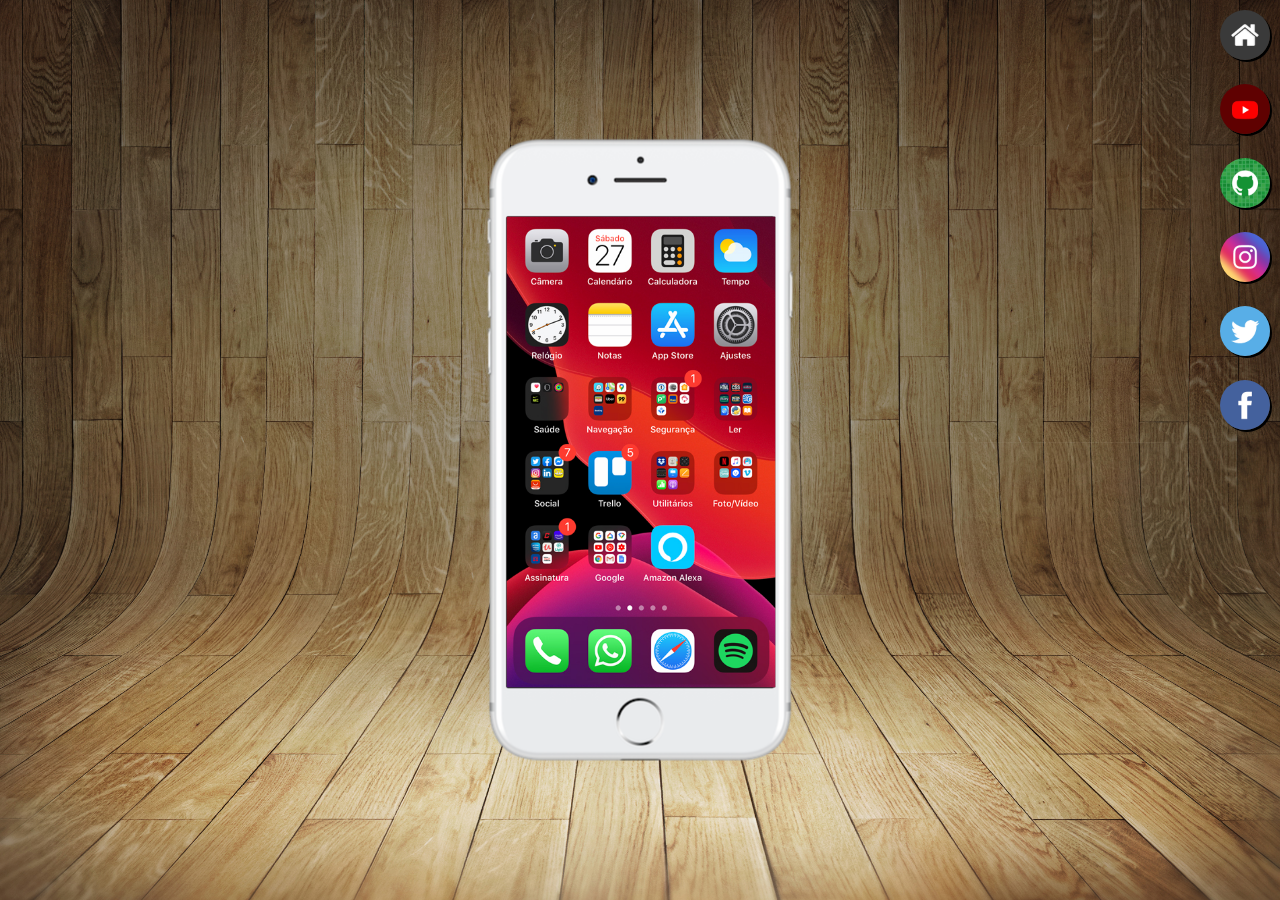
<file: index.html>
<!DOCTYPE html>
<html lang="pt-br">
<head>
    <meta charset="UTF-8">
    <meta name="viewport" content="width=device-width, initial-scale=1.0">
    <link rel="shortcut icon" href="favicon.ico" type="image/x-icon">
    <link rel="stylesheet" href="estilo/style.css">
    <title>Projeto Redes Sociais</title>
</head>
<body>
    <main>
        <section id="telefone">
          <iframe src="estilo/home.html" frameborder="0" name="tela" id="tela">
            Seu navegador não é compativel com isso.
          </iframe>
        </section>
        <section id="redes-sociais">
         <a href="estilo/home.html" target="tela"> <img src="imagens/logo-home.jpg" alt=""></a><br>
         <a href="estilo/youtube.html" target="tela"><img src="imagens/logo-youtube.jpg" alt=""></a><br>
         <a href="GITHUB.HTML" target="tela"><img src="imagens/logo-github.jpg" alt=""></a><br>
         <a href="estilo/instagram.html" target="tela"><img src="imagens/logo-instagram.jpg" alt=""></a><br>
         <a href="#" target="tela"><img src="imagens/logo-twitter.jpg" alt=""></a><br>
         <a href="#" target="tela"><img src="imagens/logo-facebook.jpg" alt=""></a><br>
        </section>
    </main>
</body>
</html>
</file>
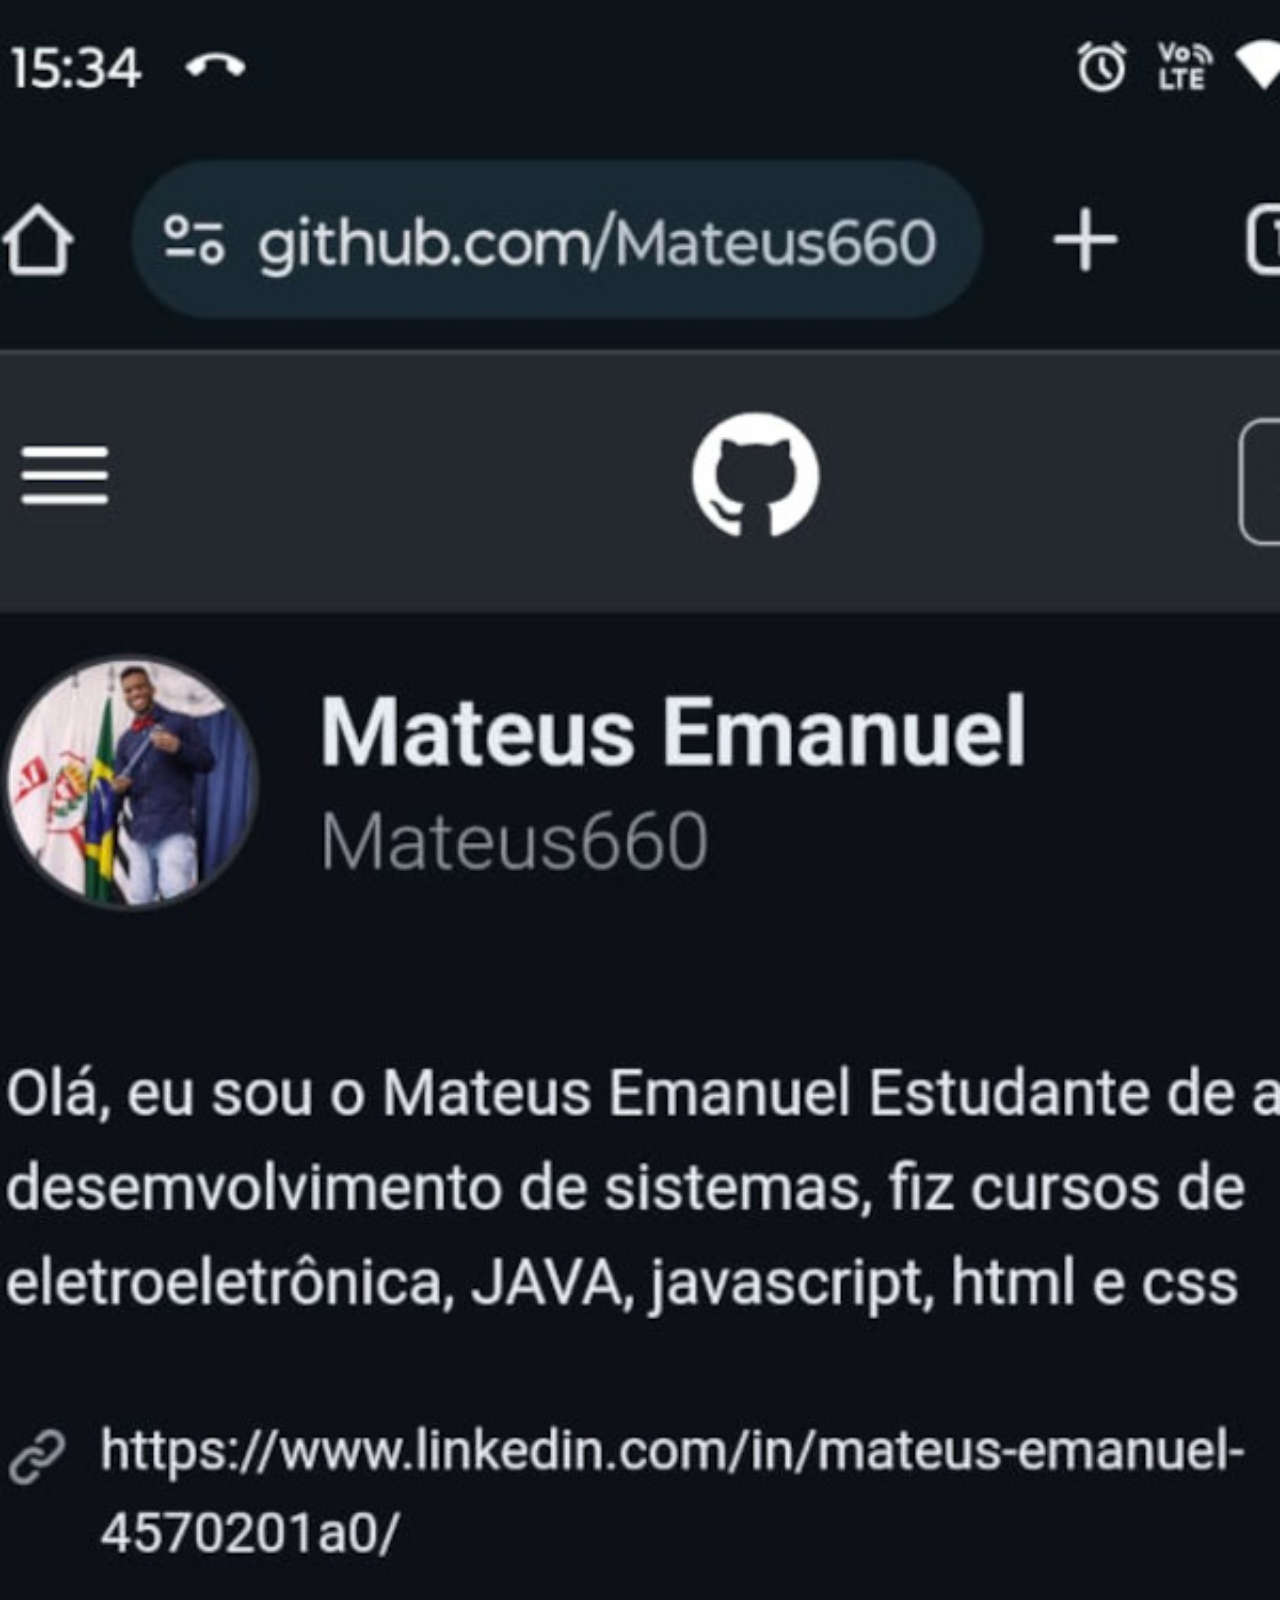
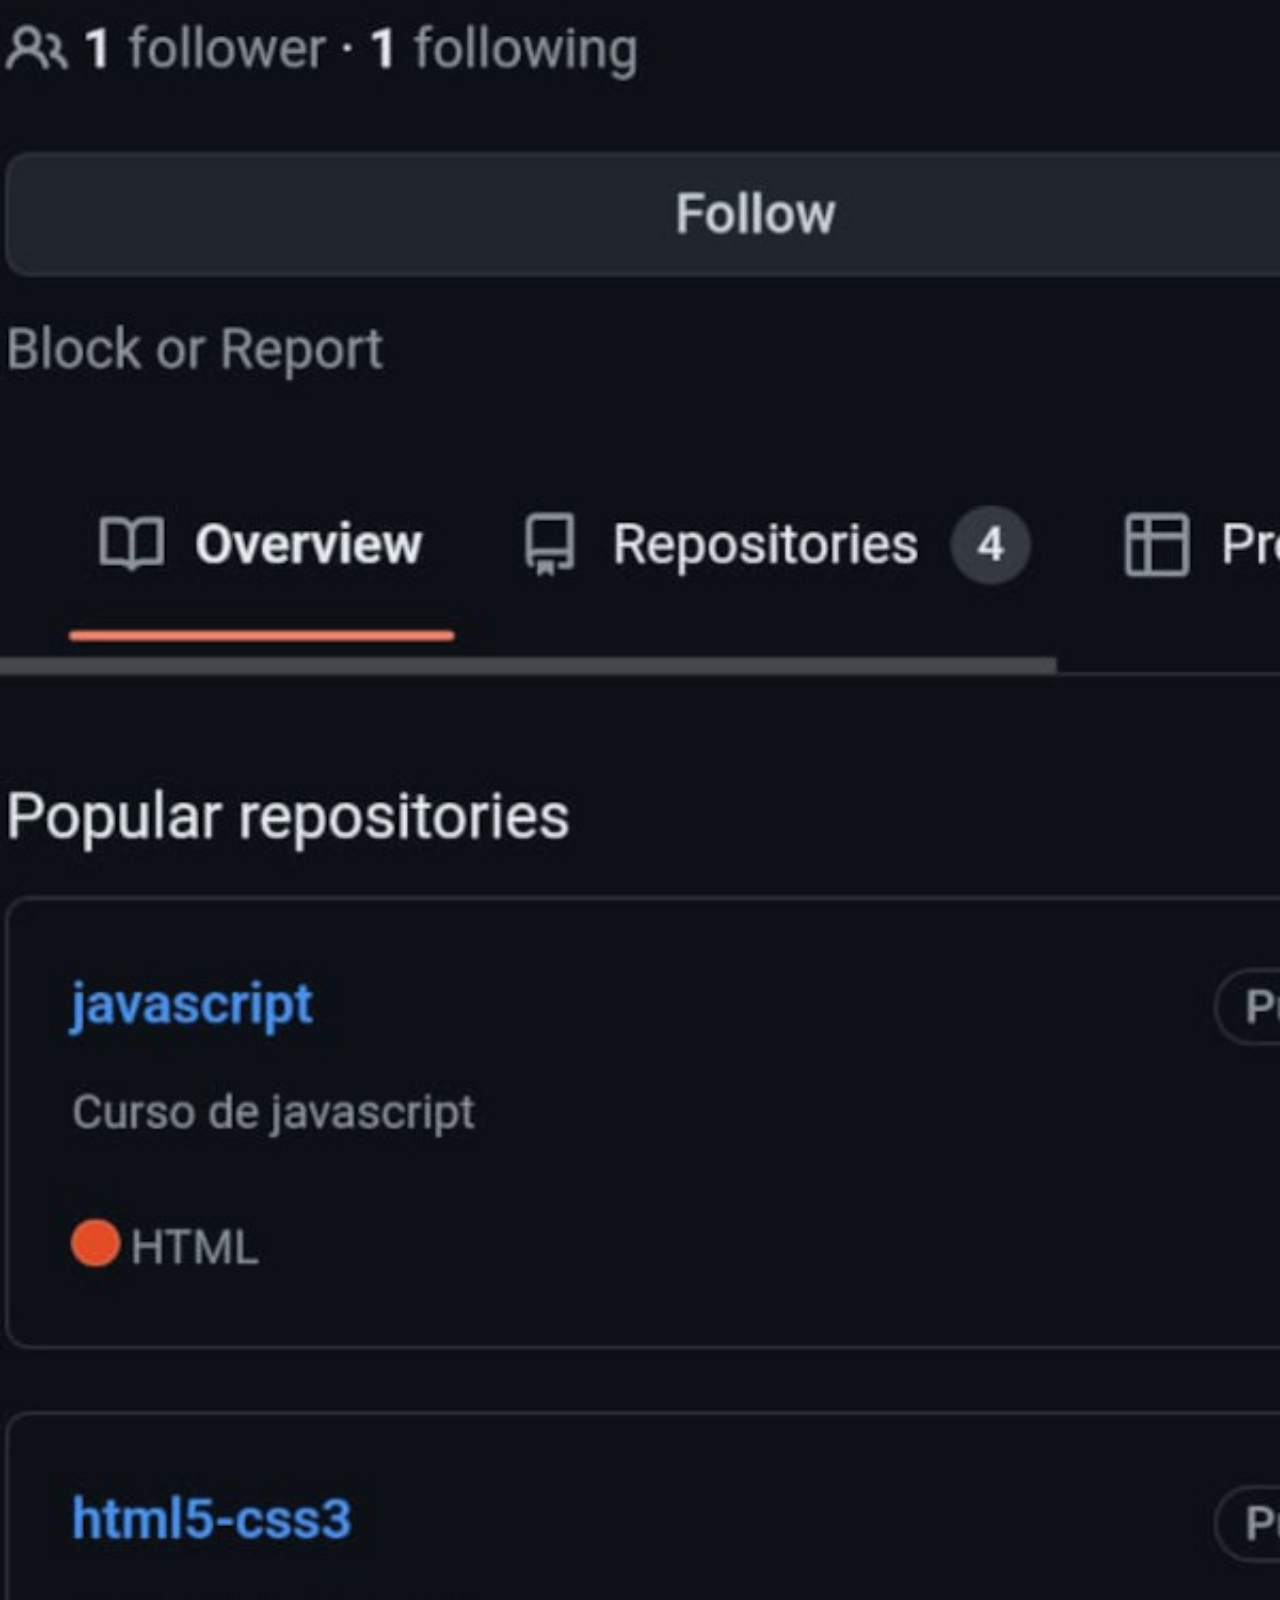
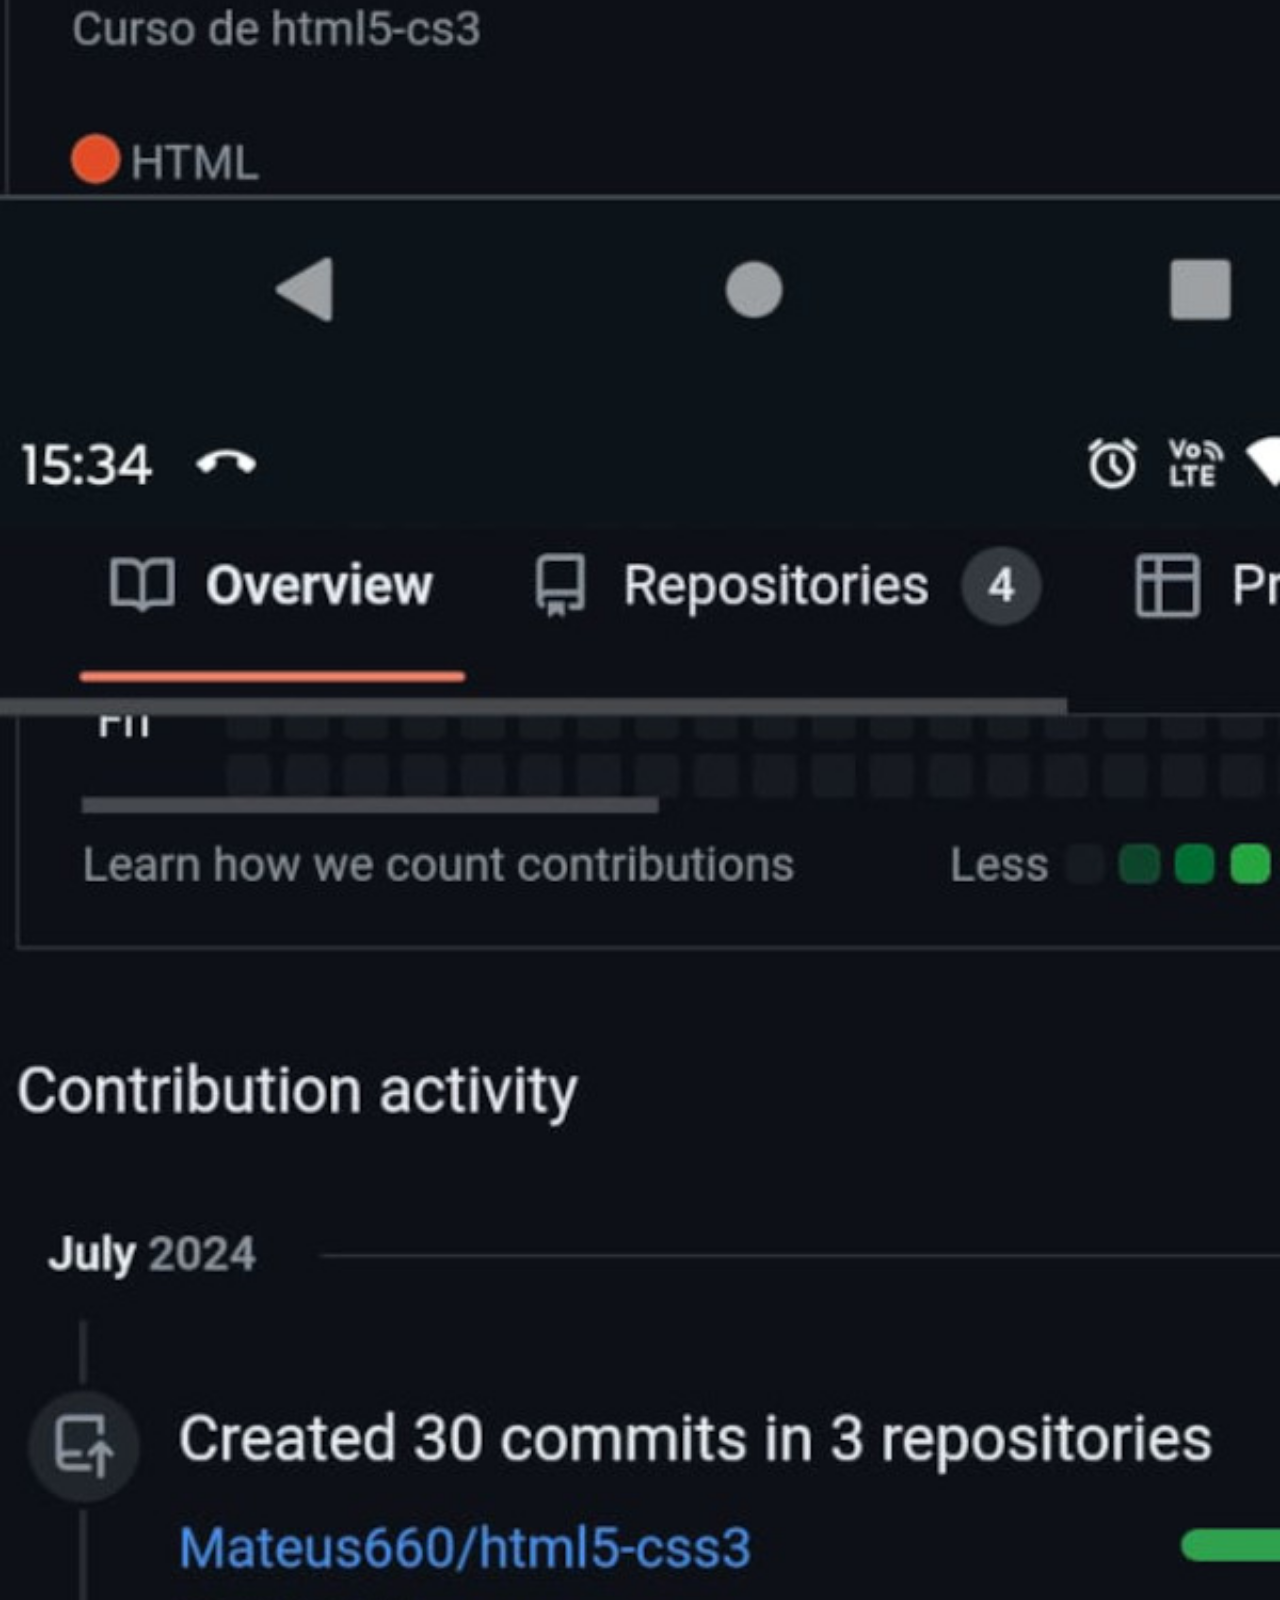
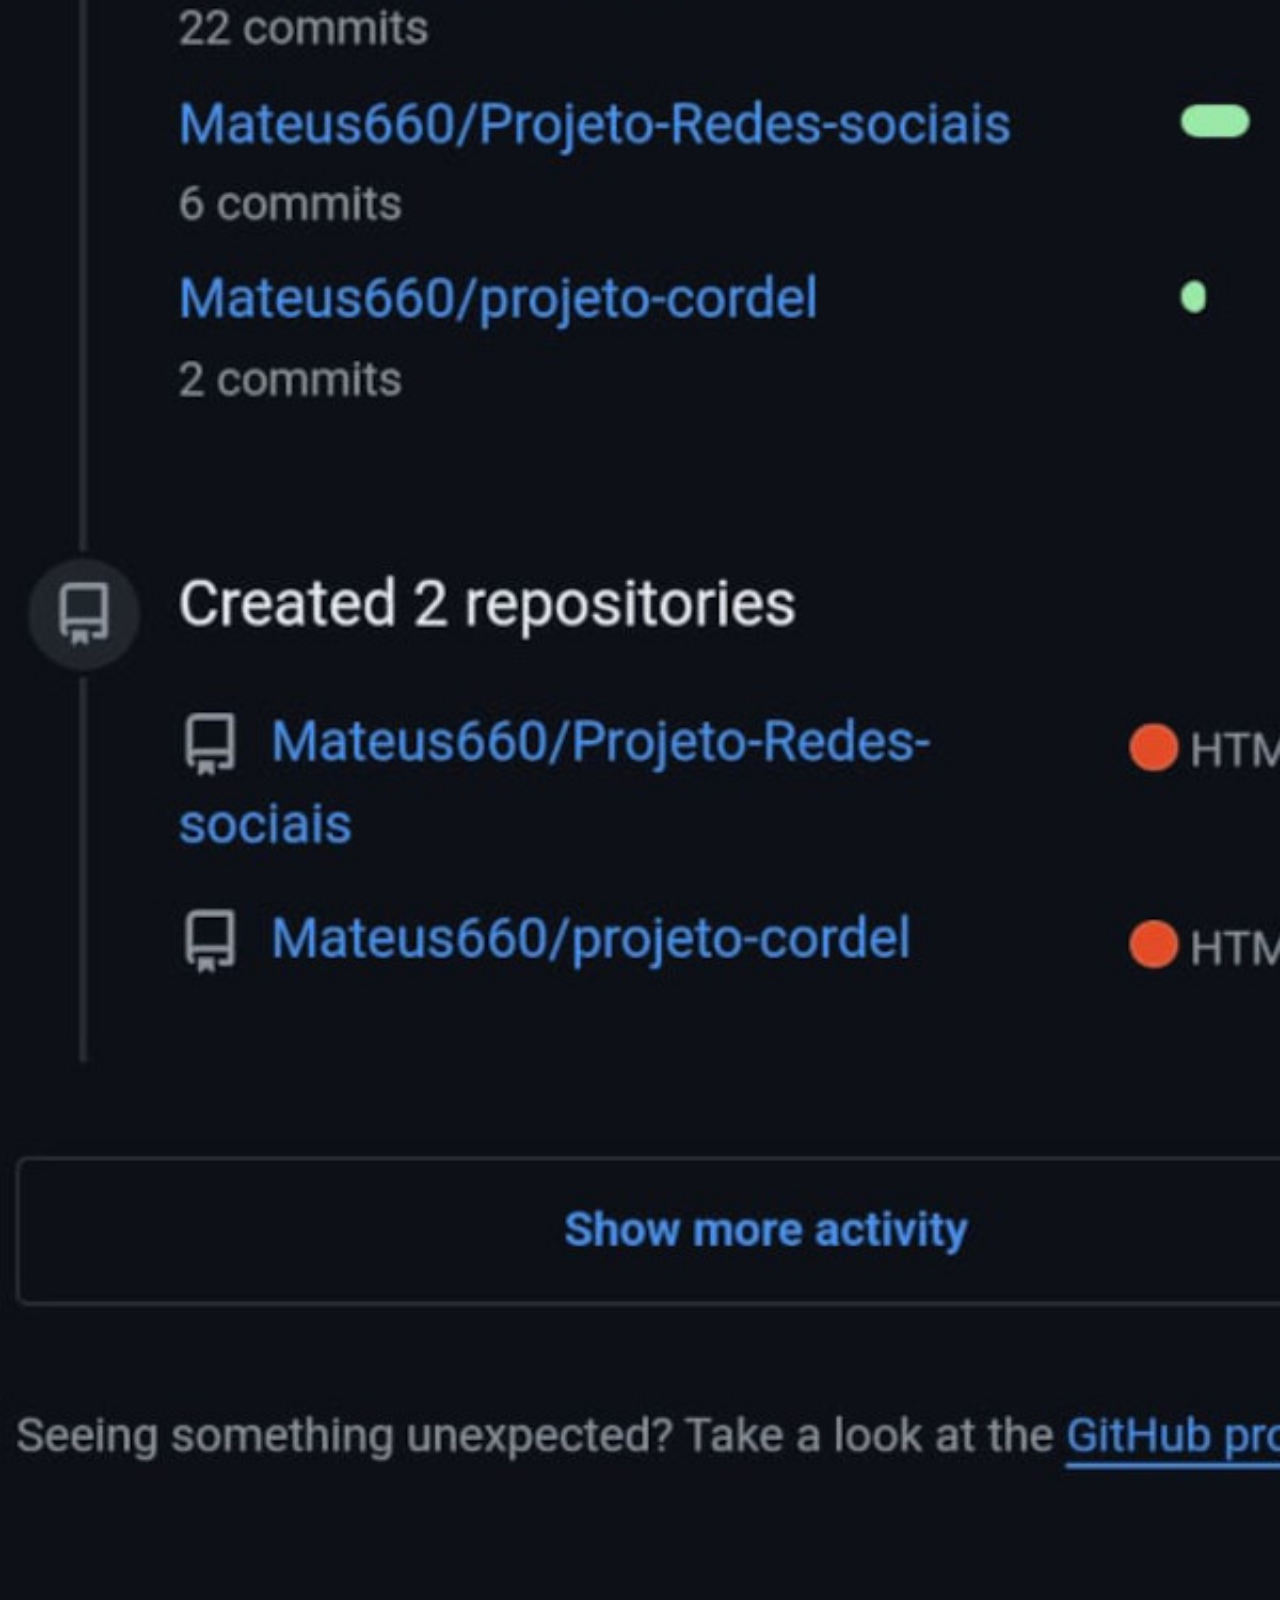
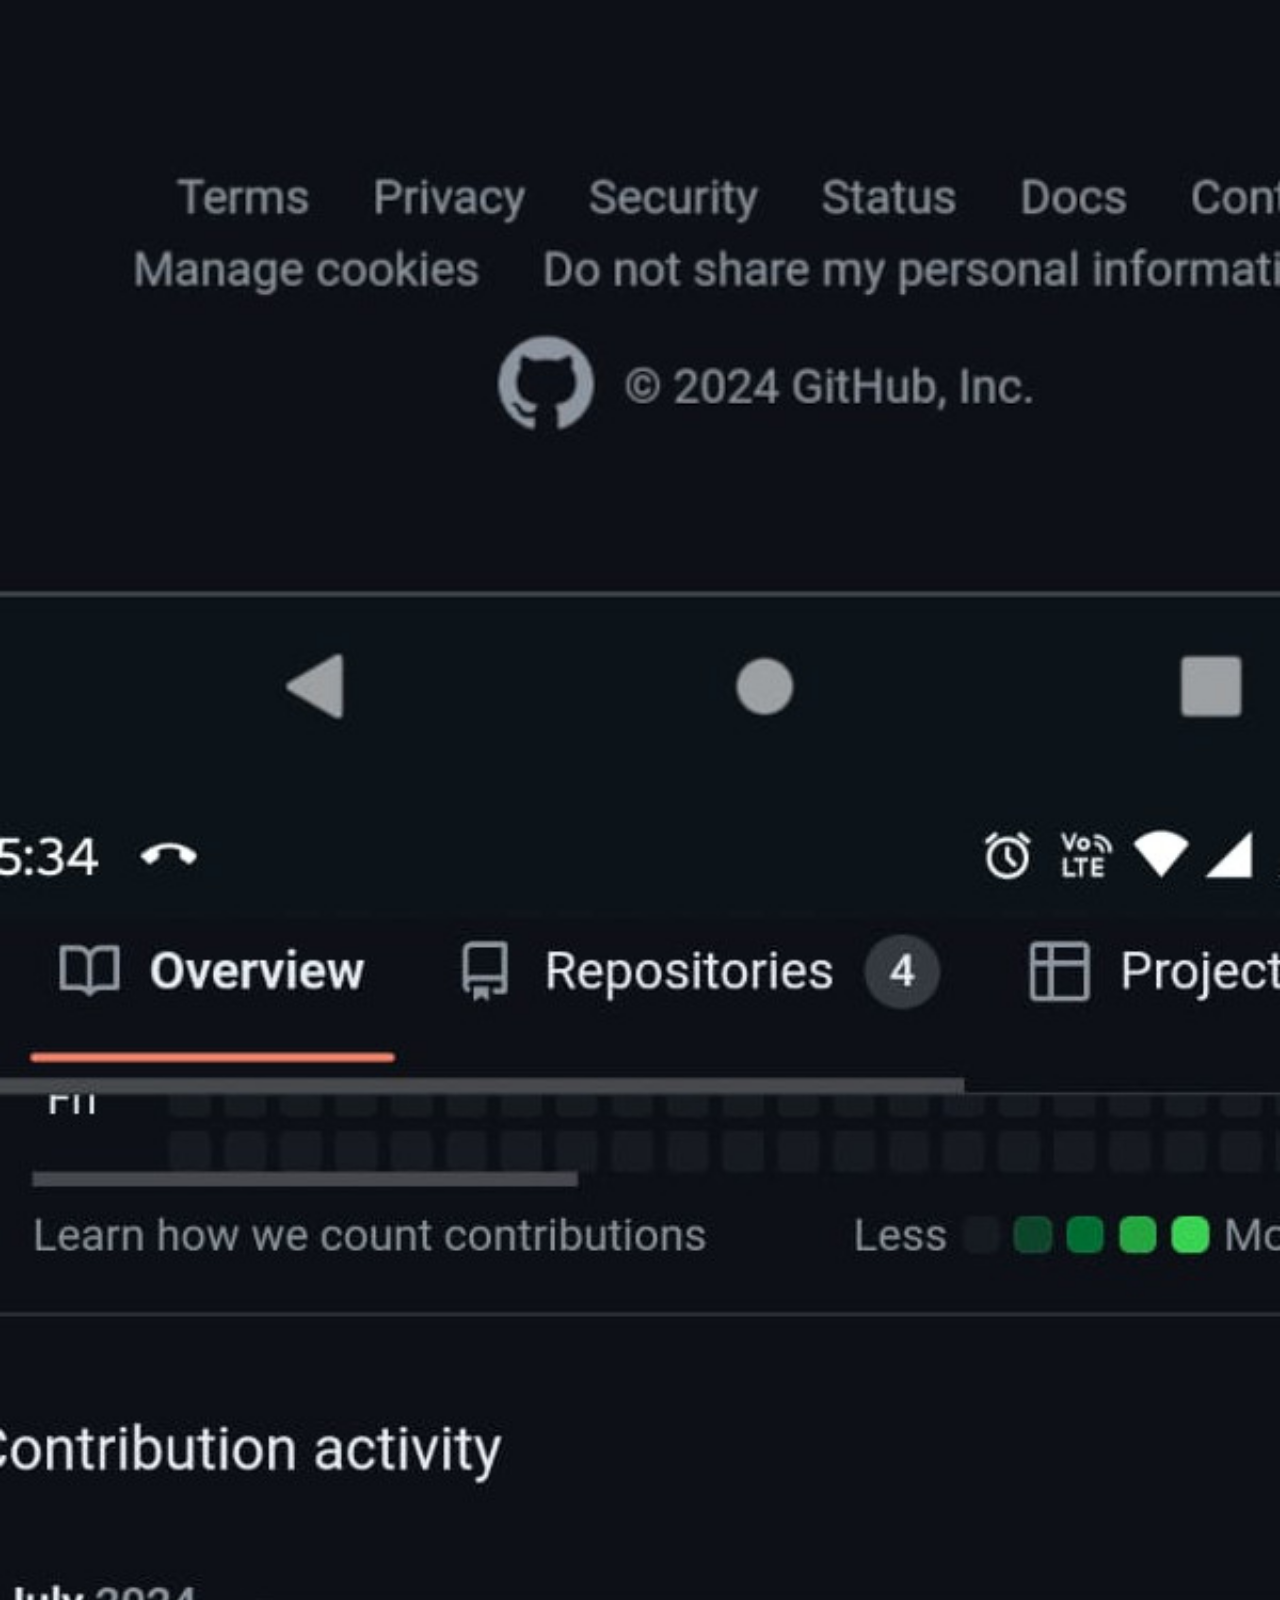
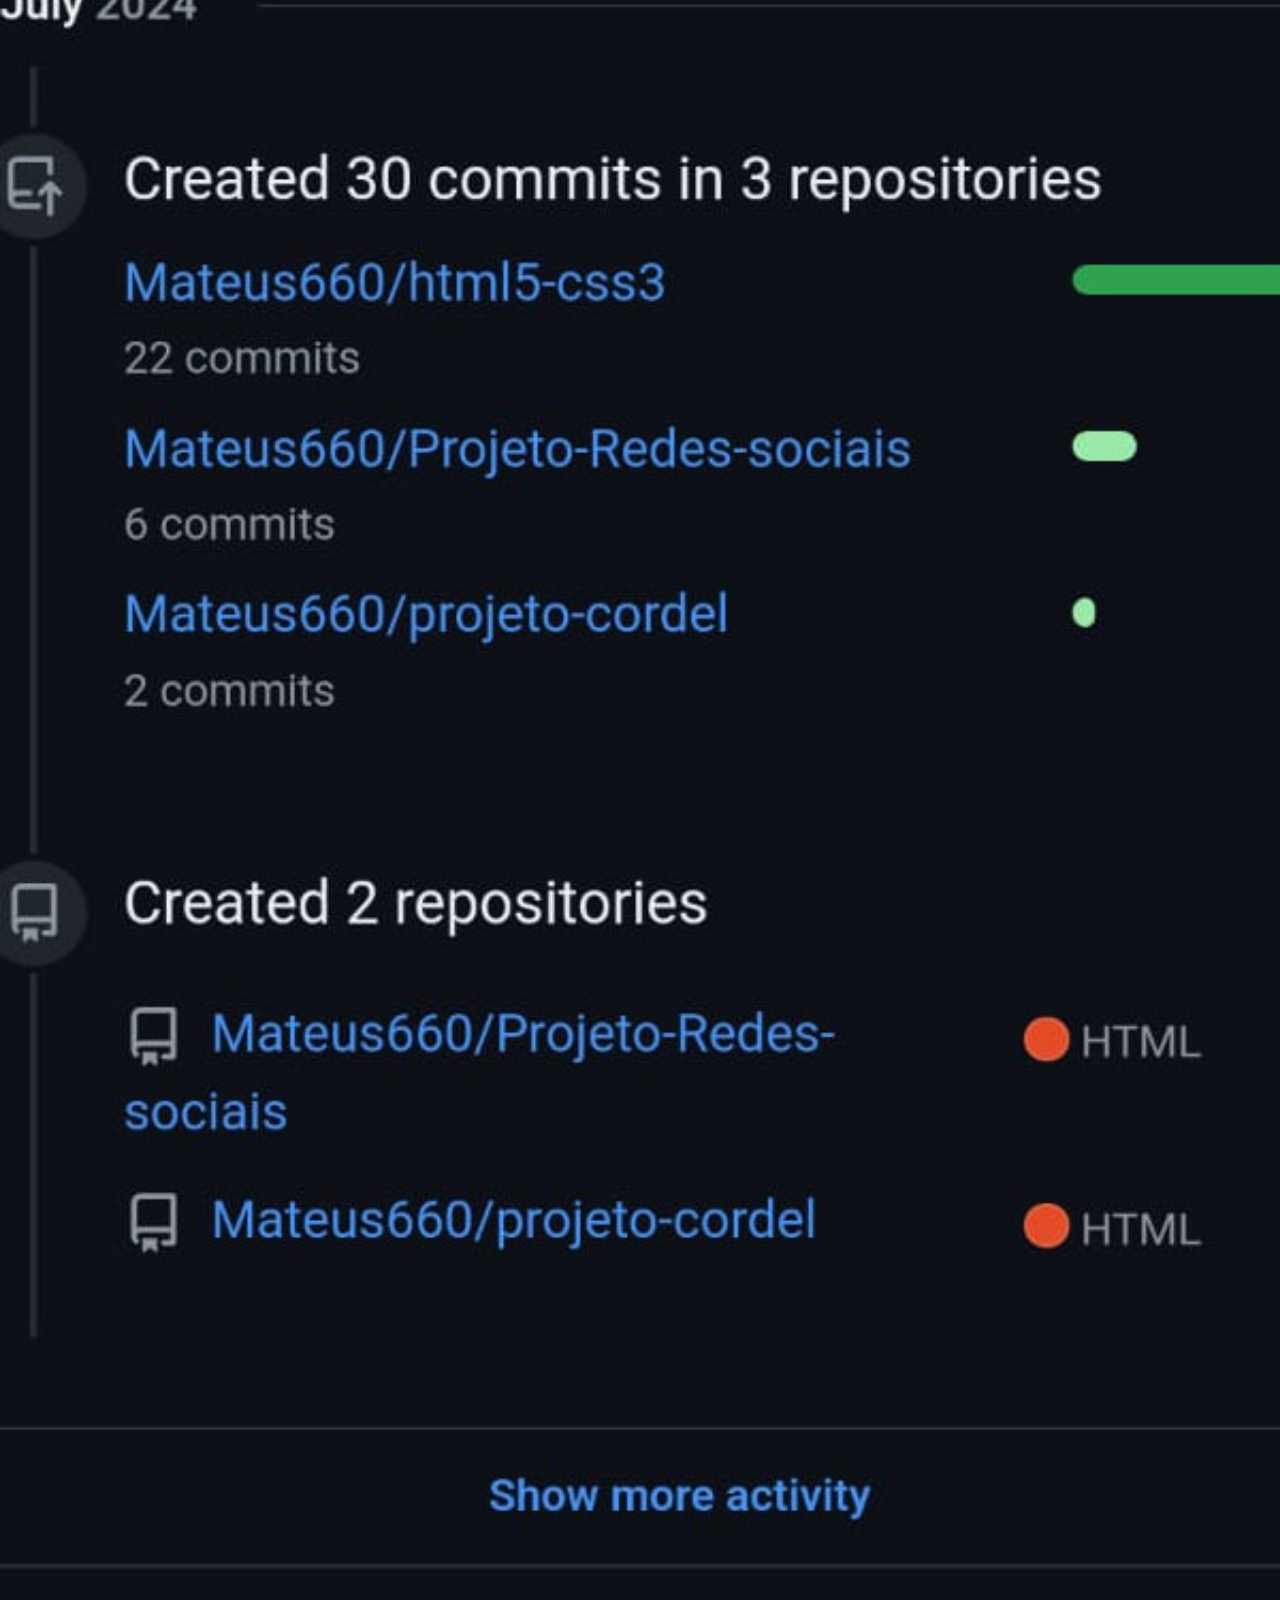
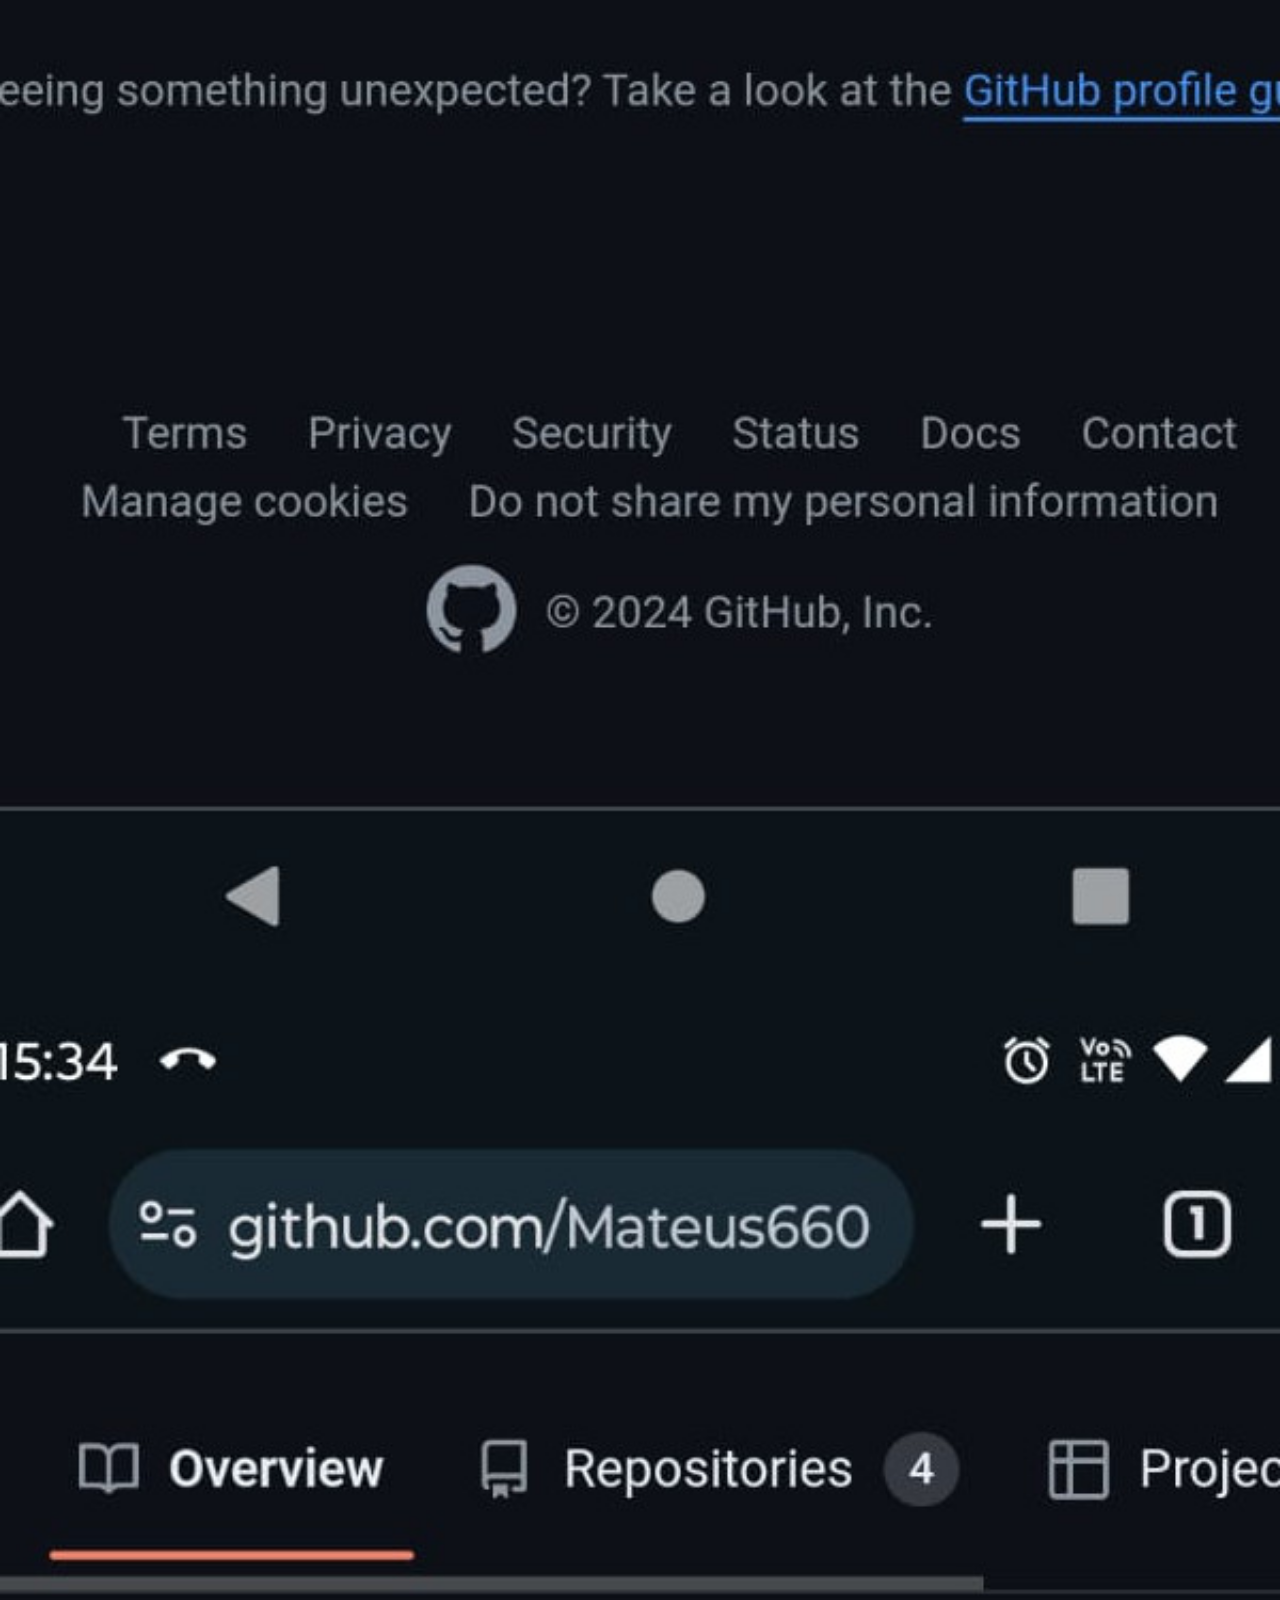
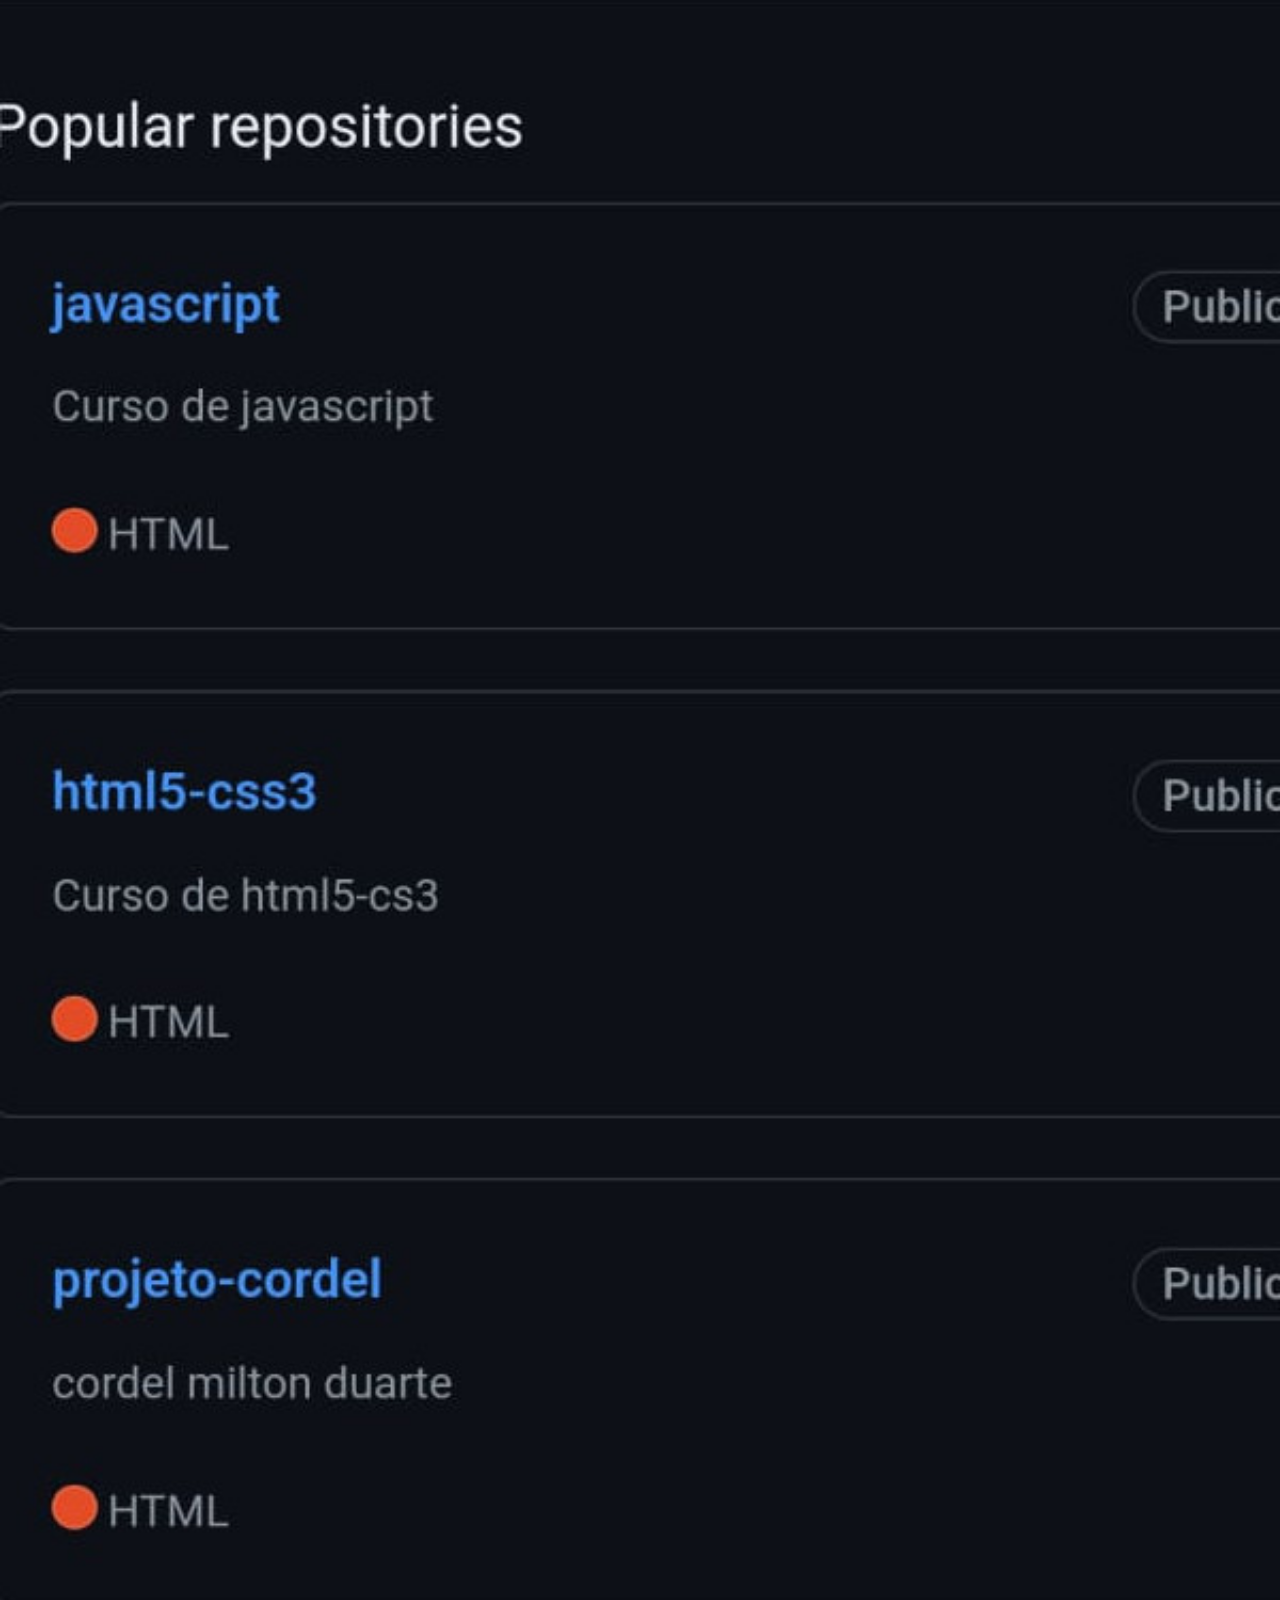
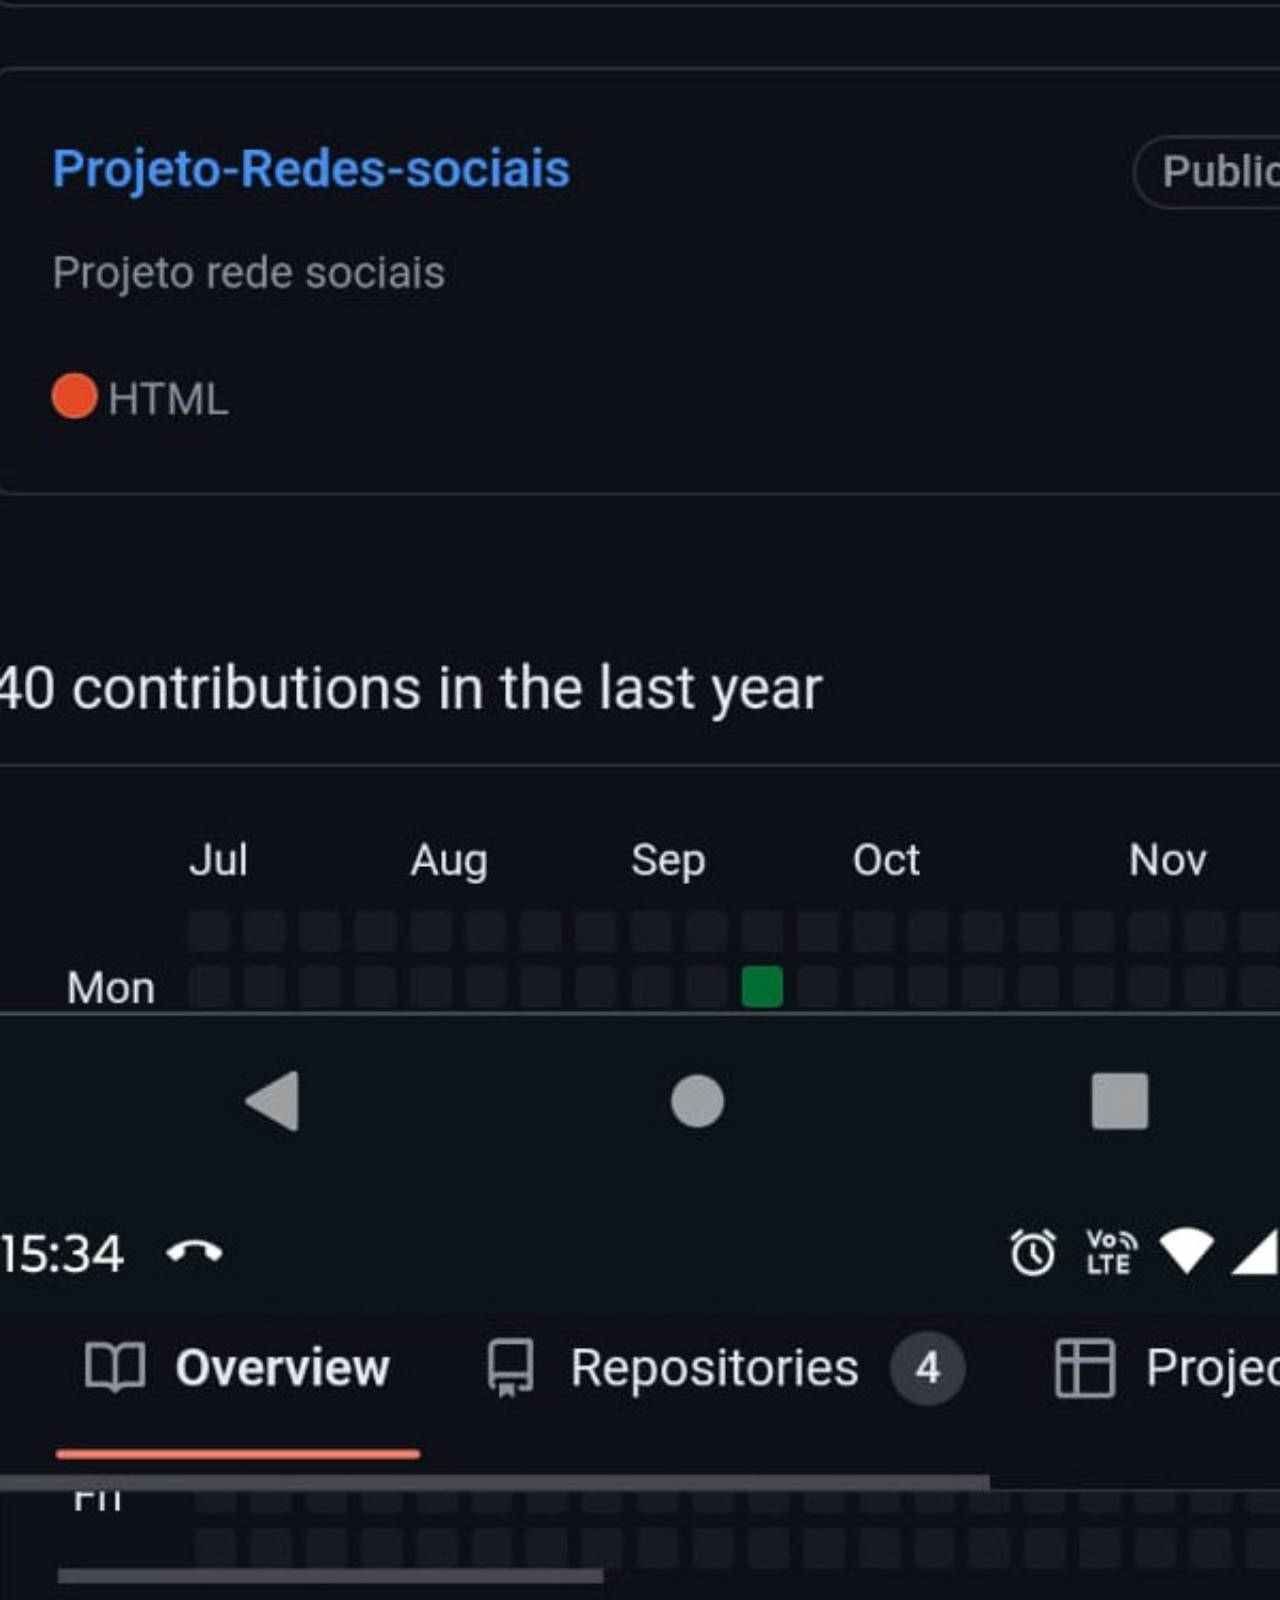
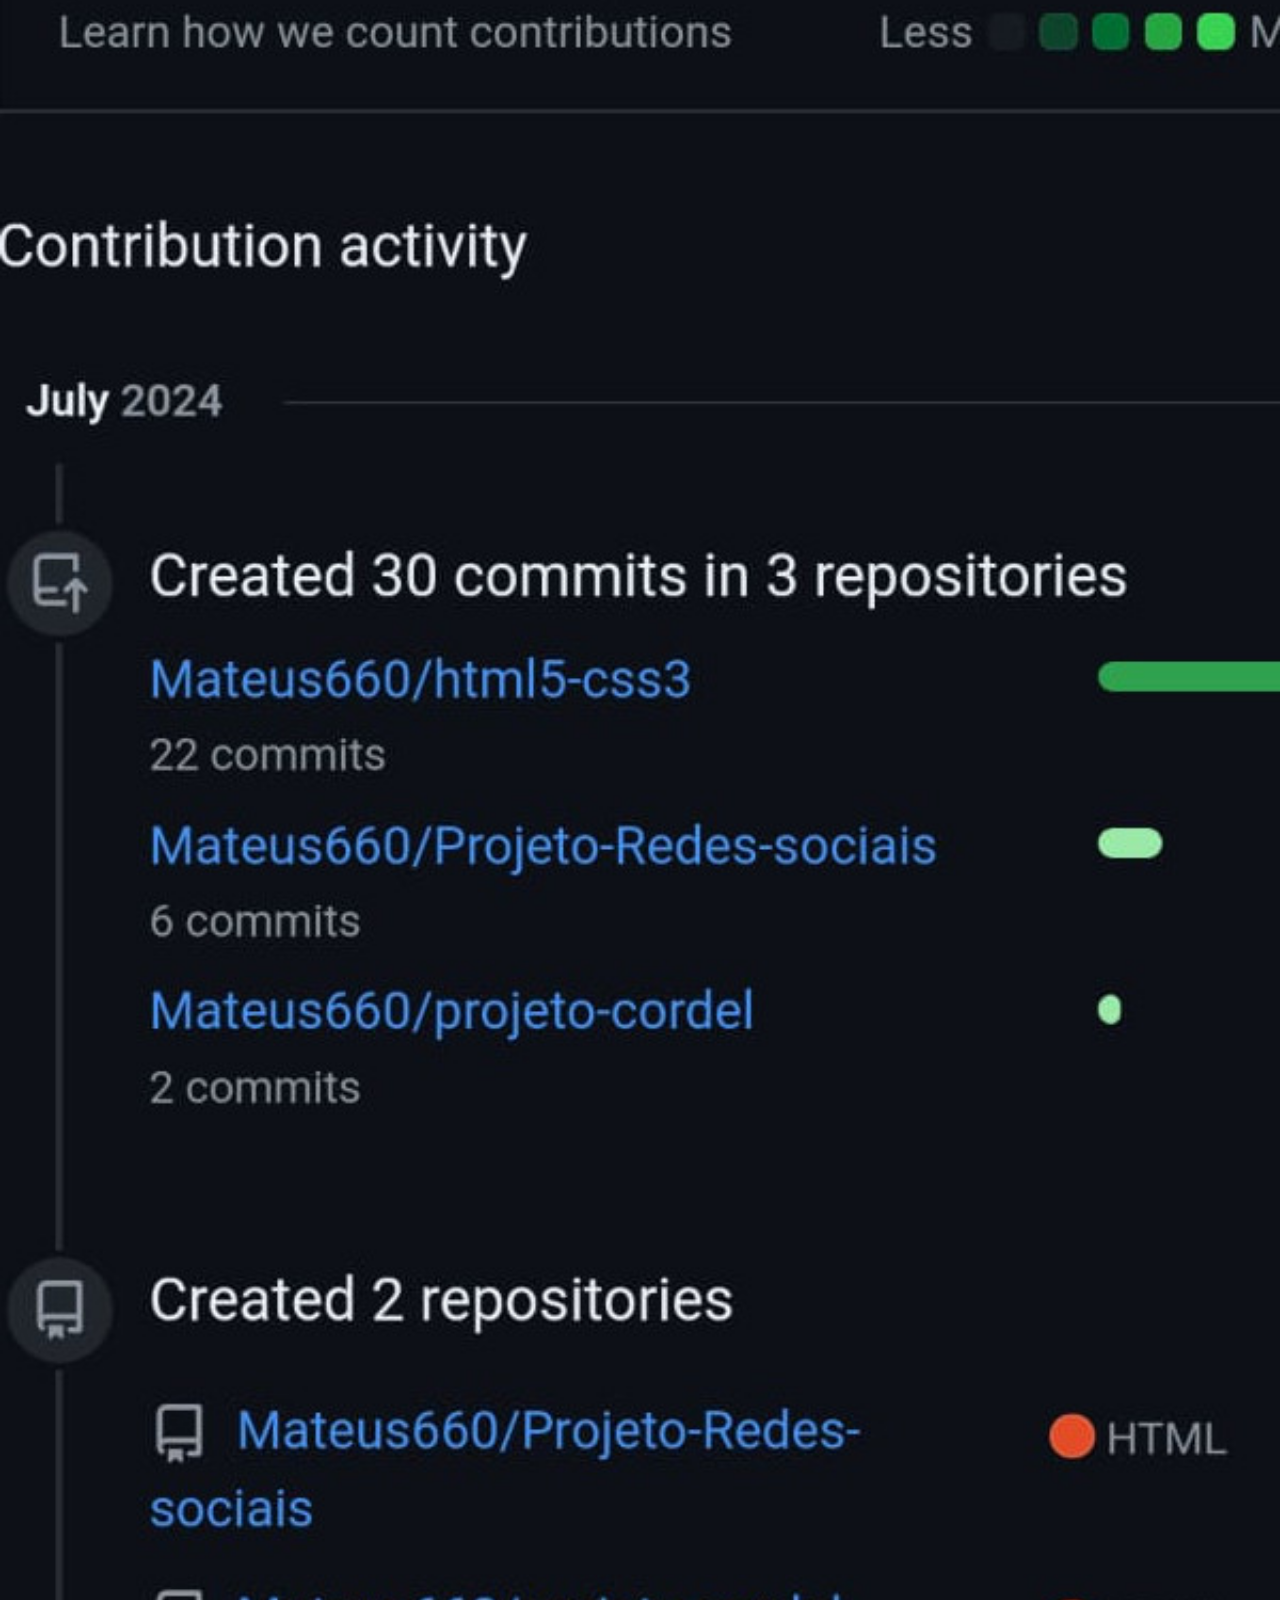
<file: GITHUB.HTML>
<!DOCTYPE html>
<html lang="pt-br">
<head>
    <meta charset="UTF-8">
    <meta name="viewport" content="width=device-width, initial-scale=1.0">
    <link rel="stylesheet" href="estilo/estilos/social.css">
    <title>Document</title>
</head>
<body>
    <img src="imagens/githubmateus.jpg" alt="github">
    <a href="https://github.com/Mateus660">ACESSE</a>
</body>
</html>
</file>
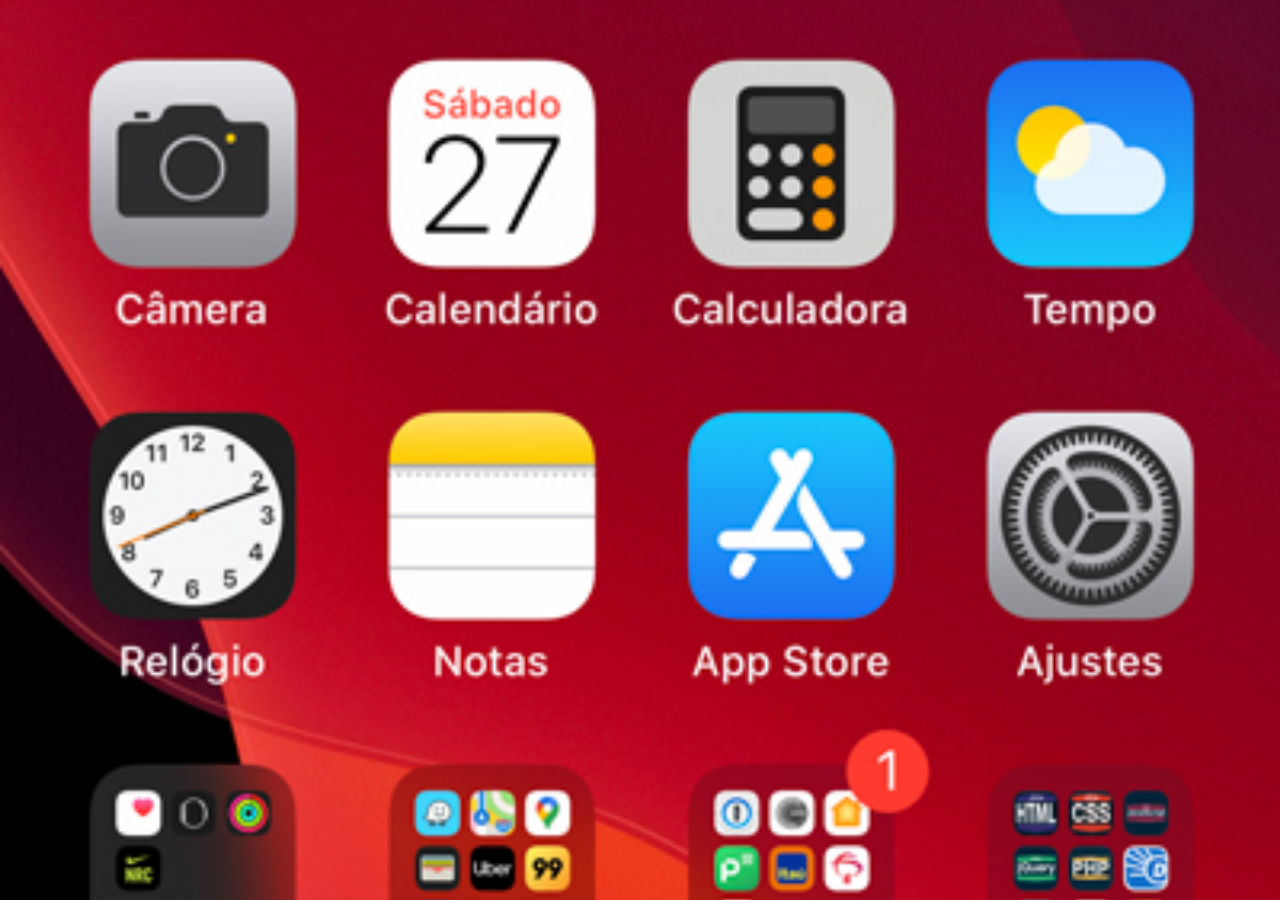
<file: estilo/home.html>
<!DOCTYPE html>
<html lang="pt-br">
<head>
    <meta charset="UTF-8">
    <meta name="viewport" content="width=device-width, initial-scale=1.0">
    <title>Document</title>
    <style>
        * {
            margin: 0px;
            padding: 0px;
        }

        body {
            width: 100vw;
            height: 100vh;
            background: black url('/imagens/tela-home.jpg') no-repeat top center;
            background-size: cover;
        }
    </style>
</head>
<body>
    
</body>
</html>
</file>
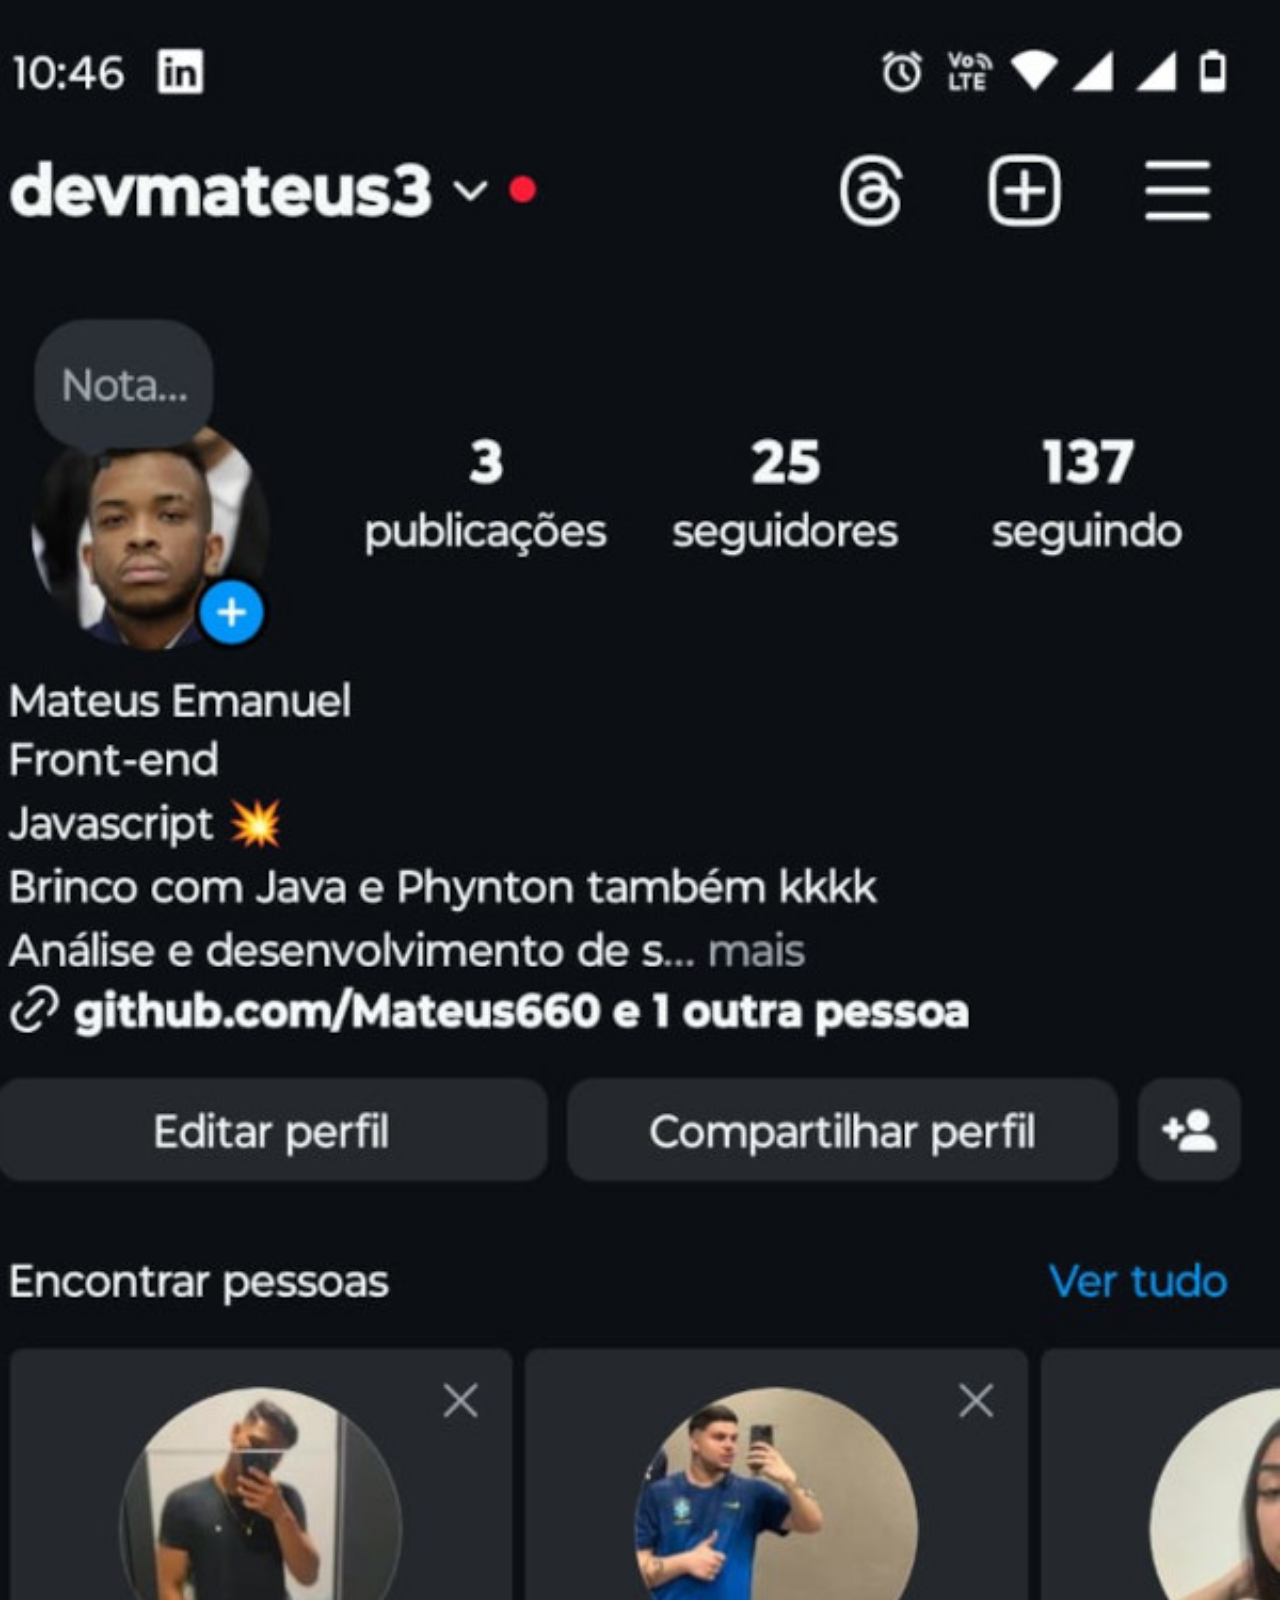
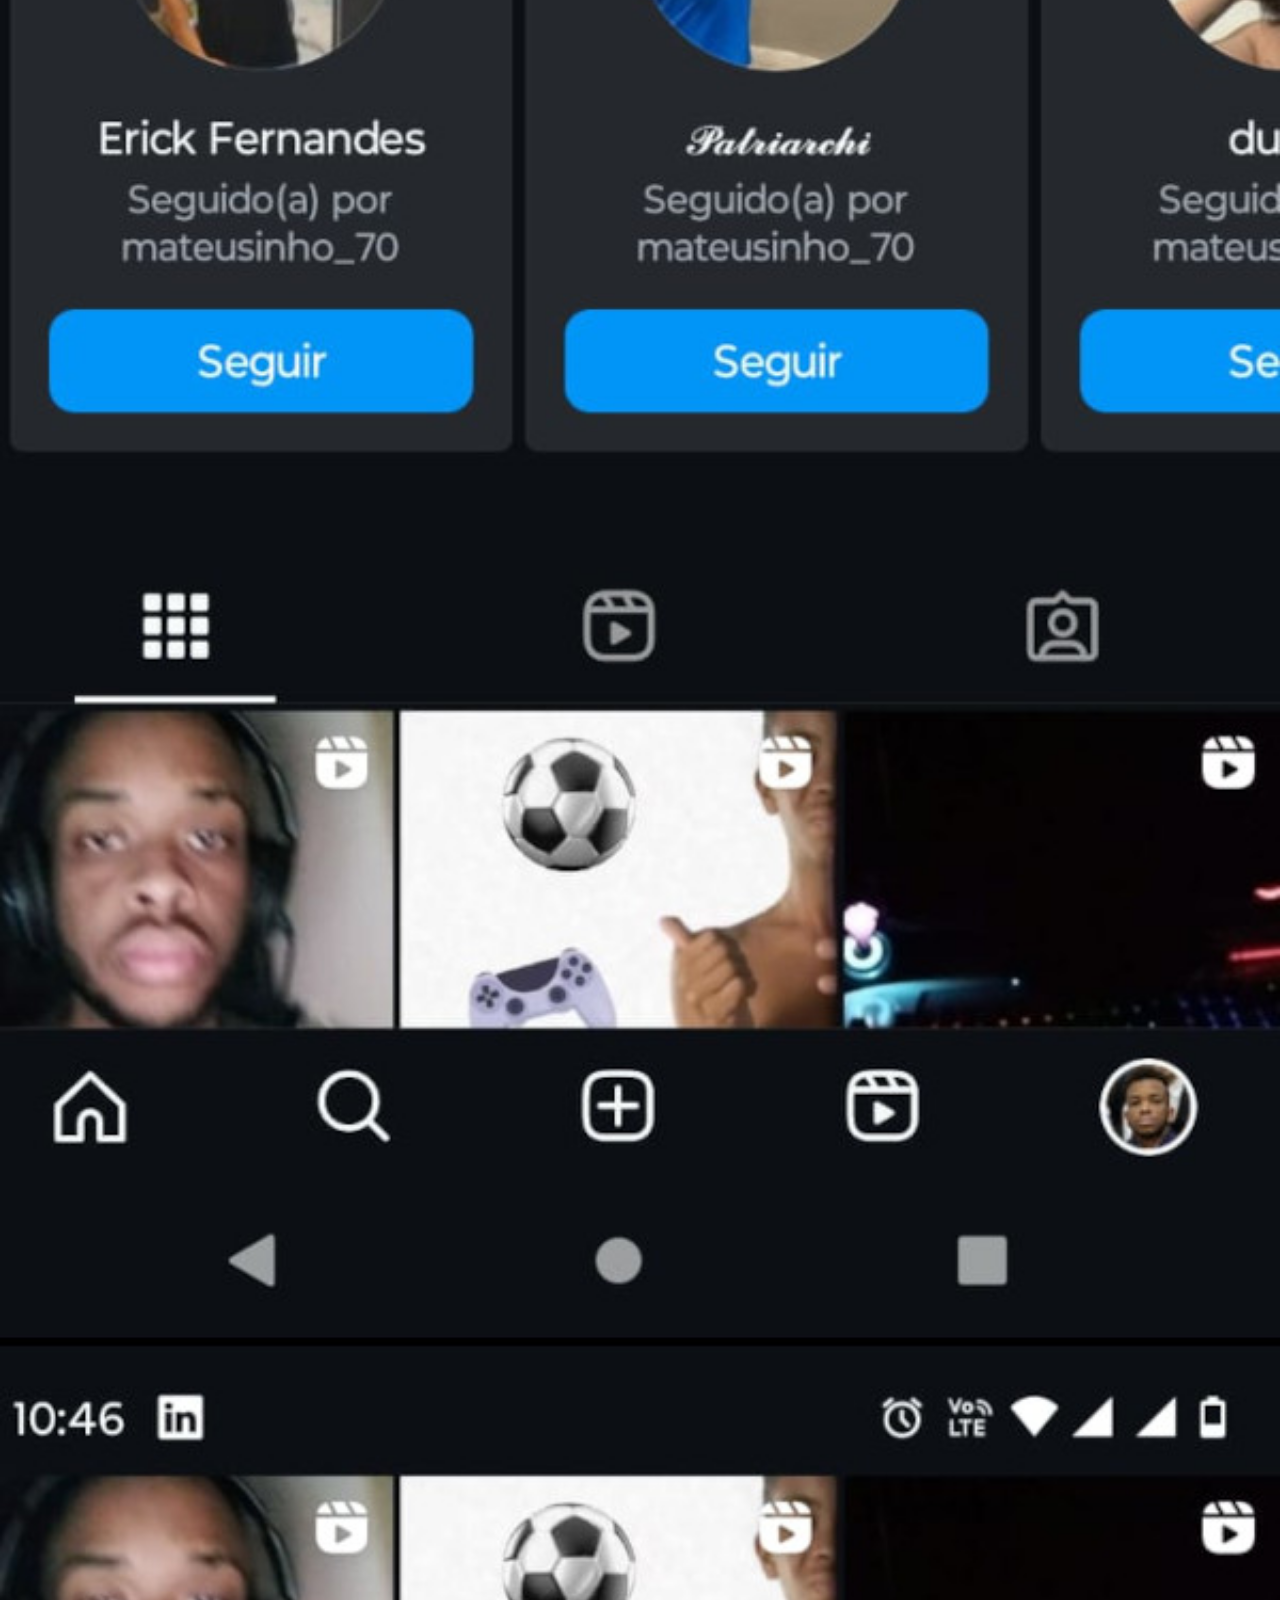
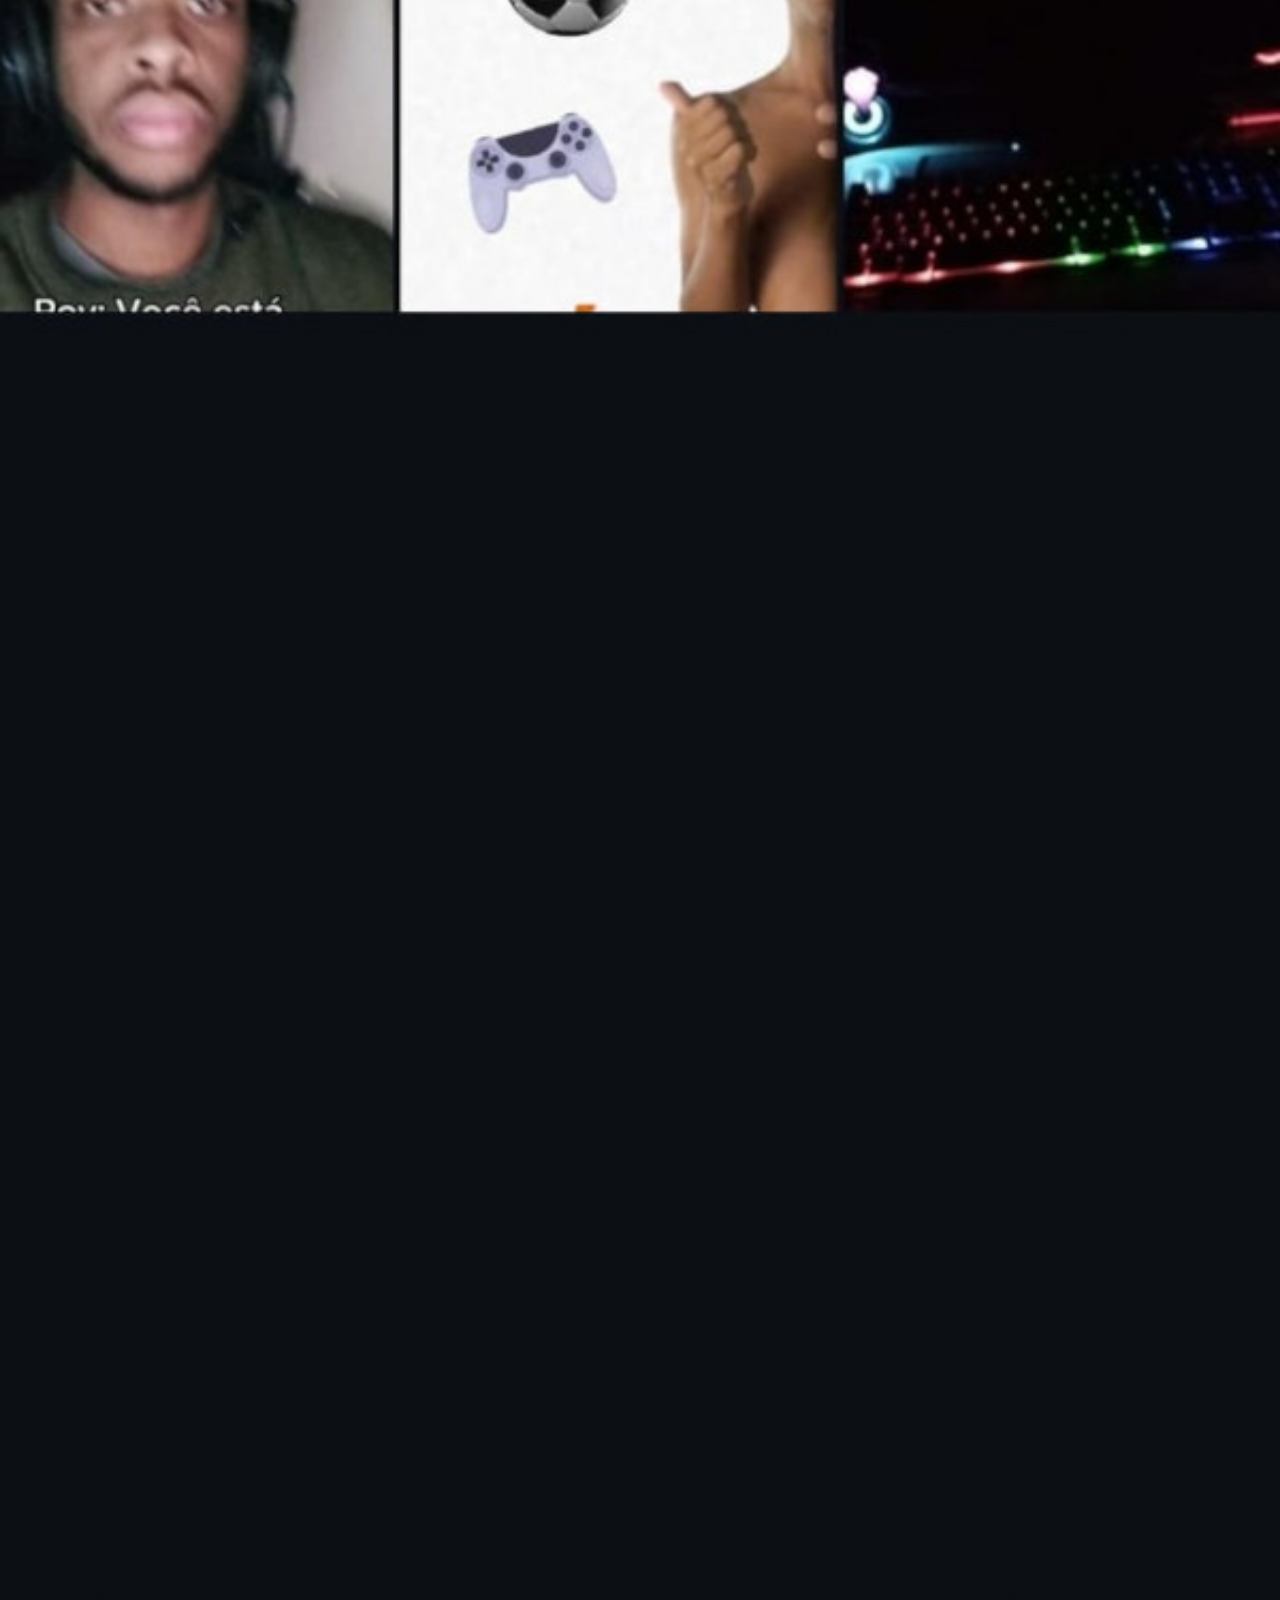
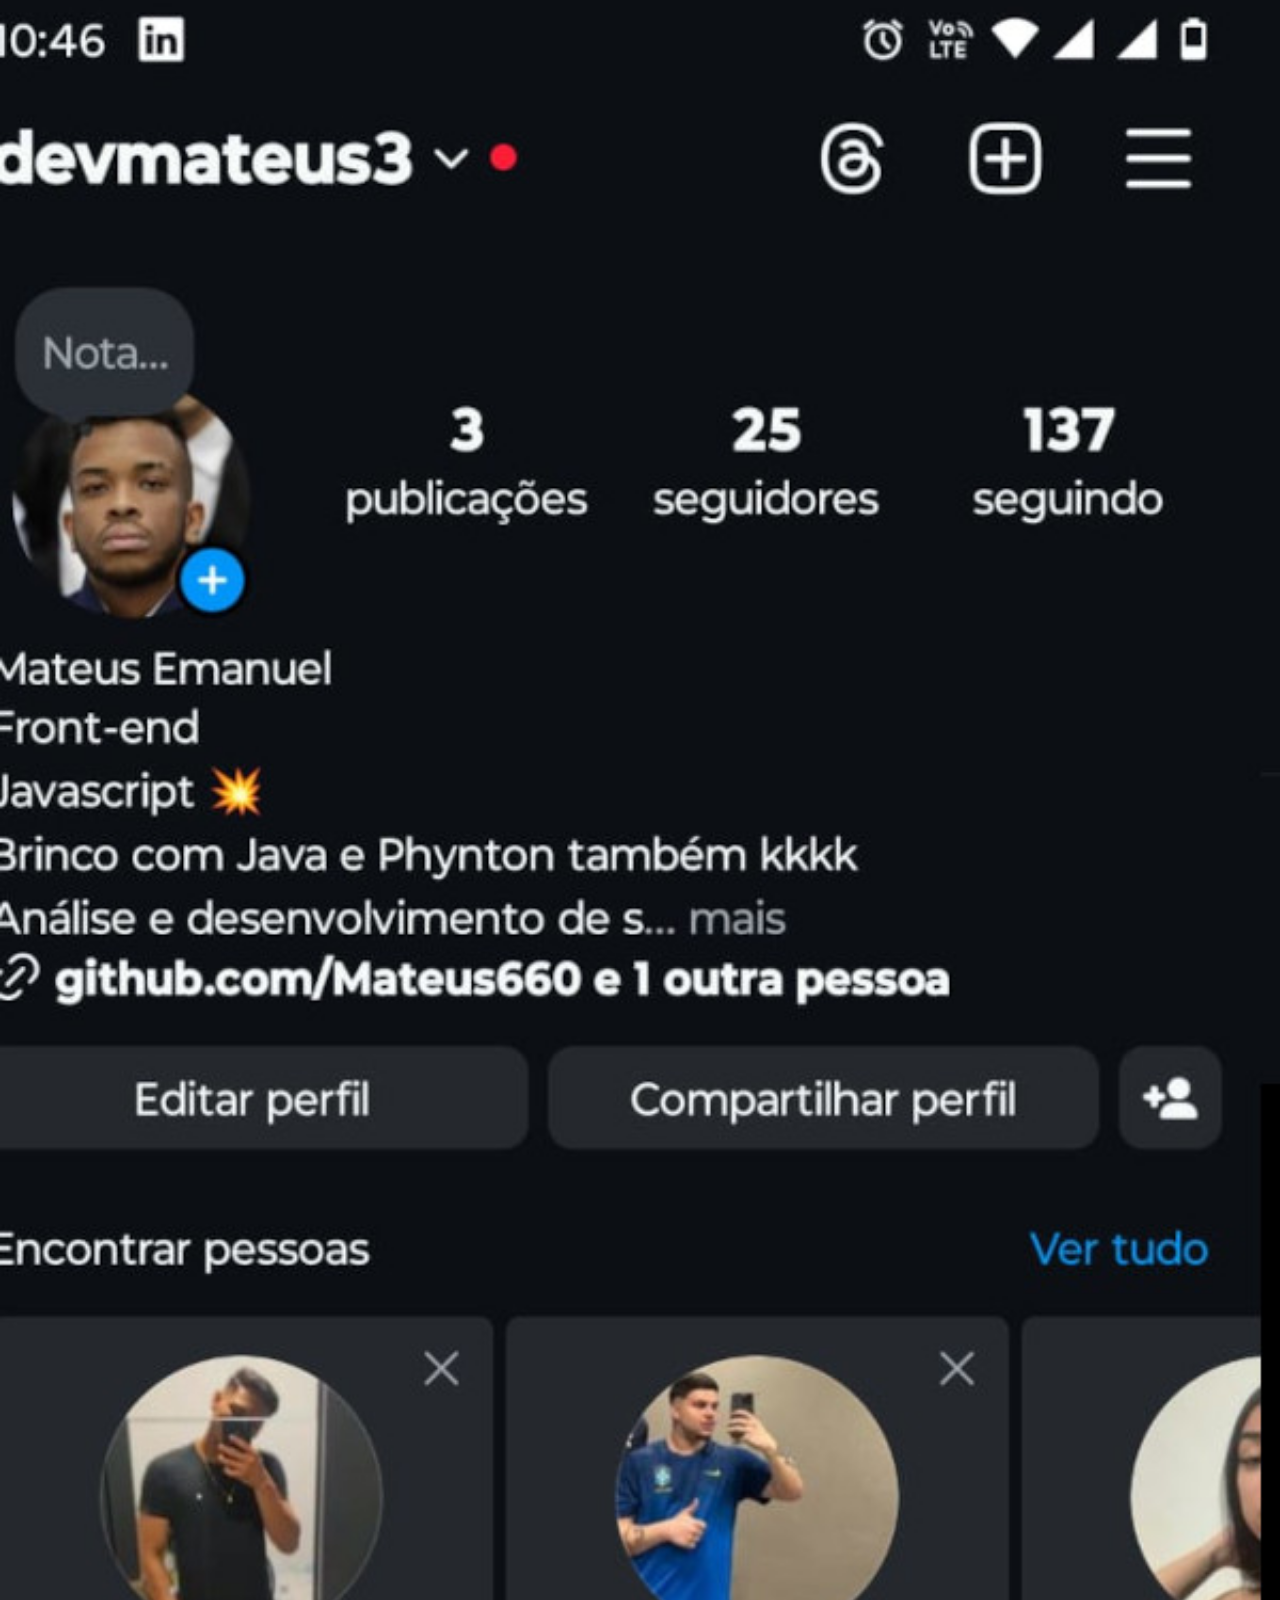
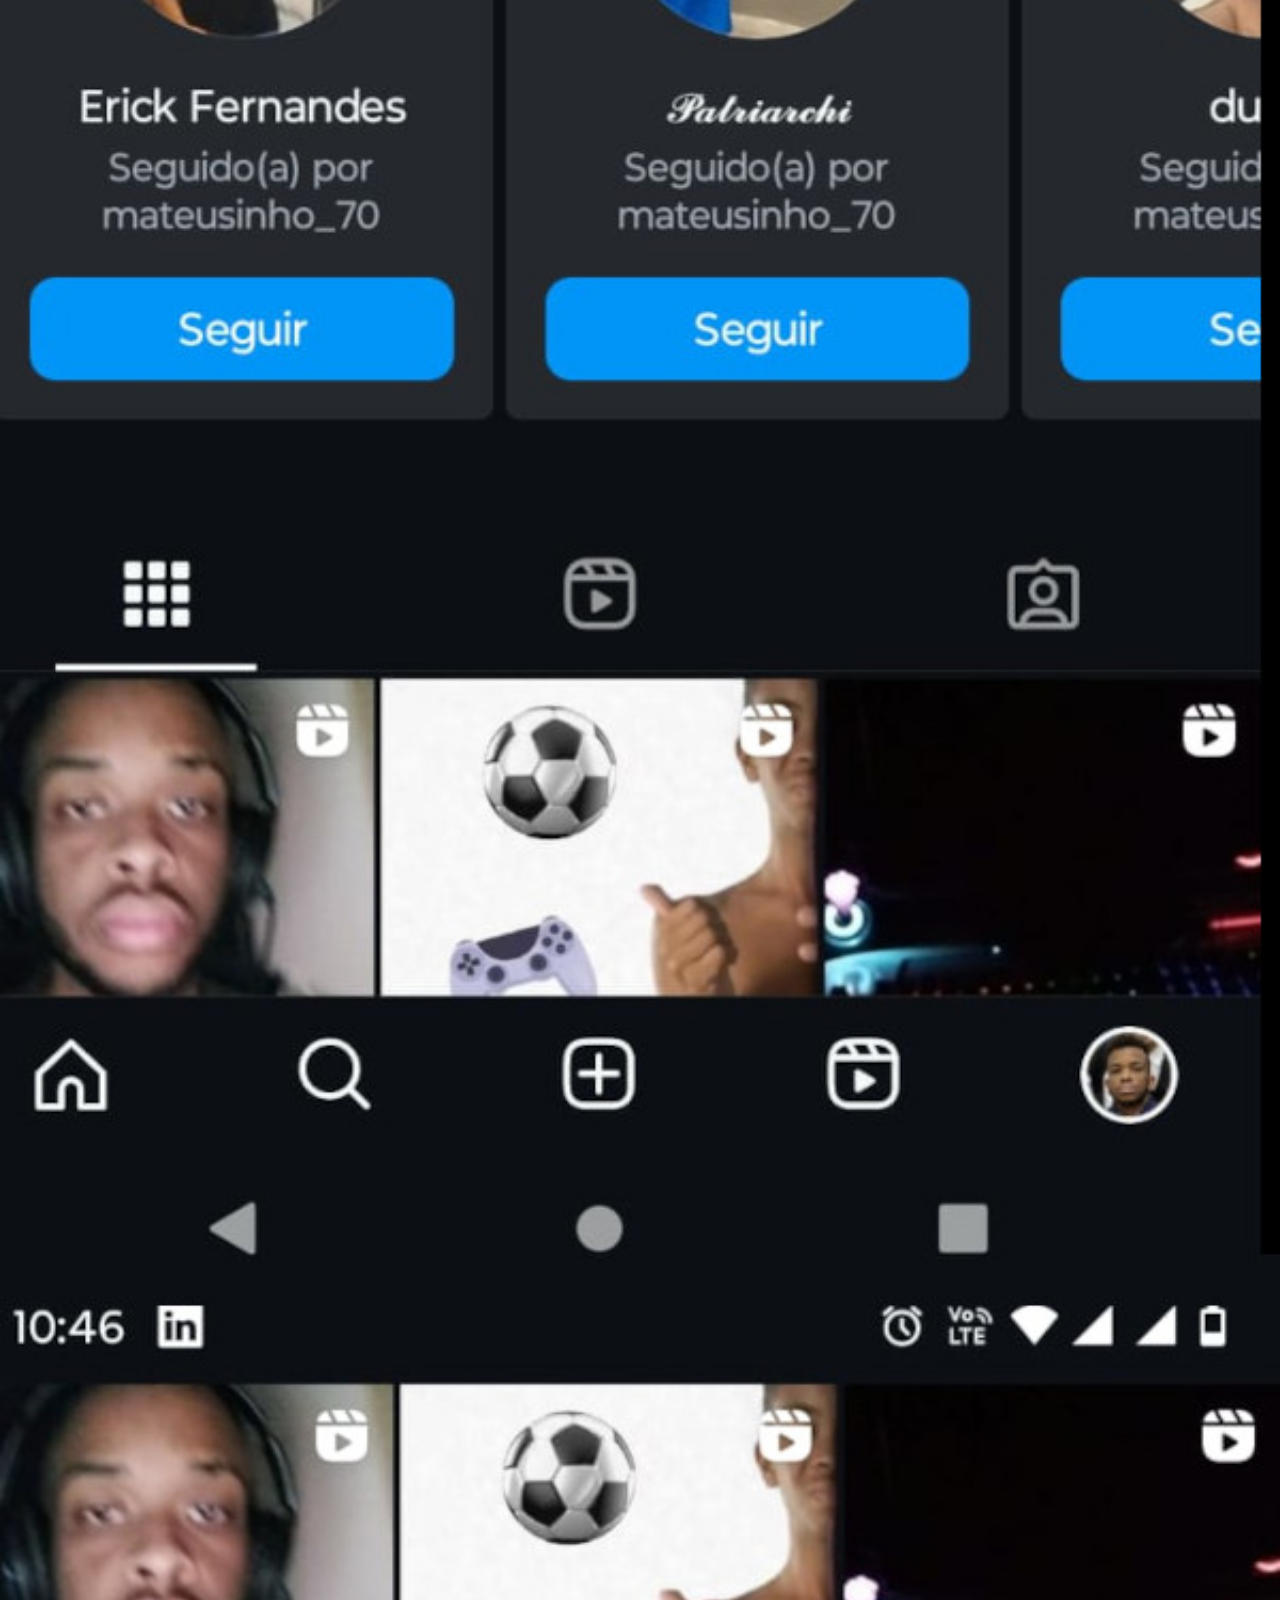
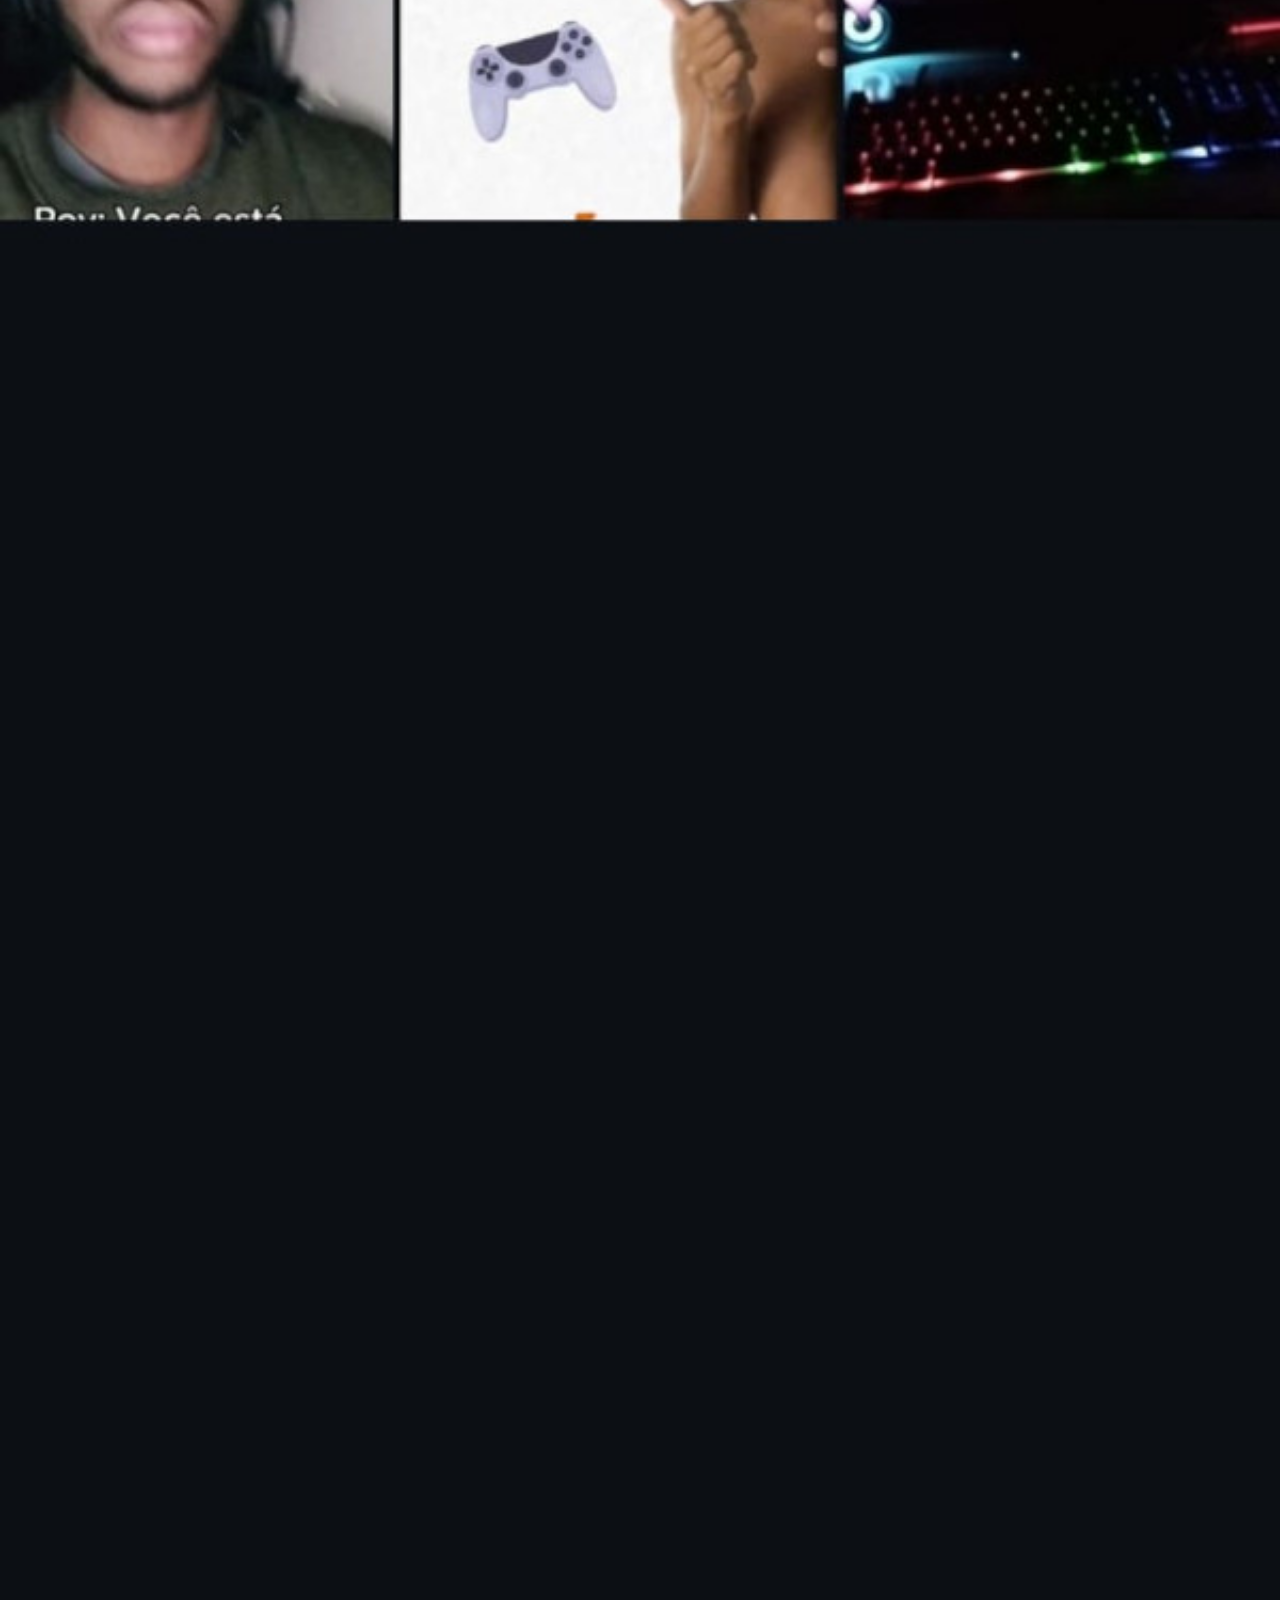
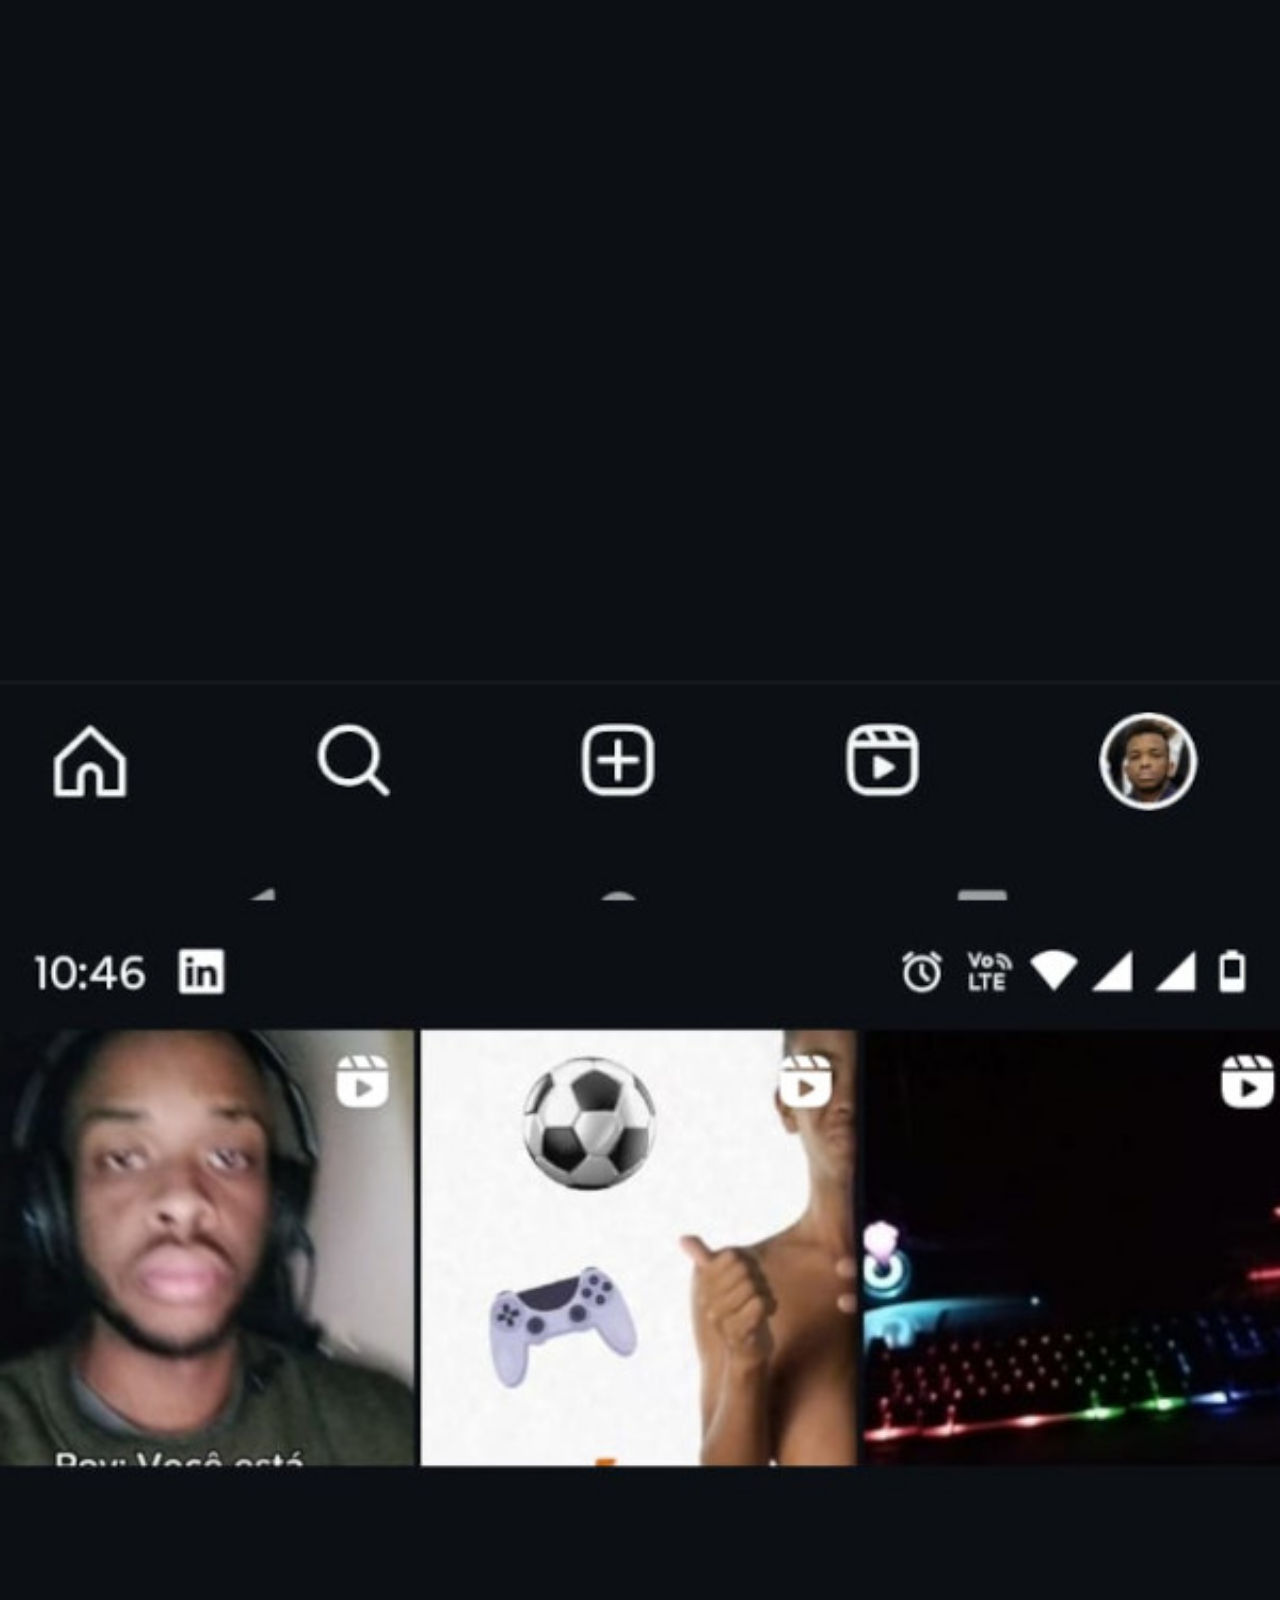
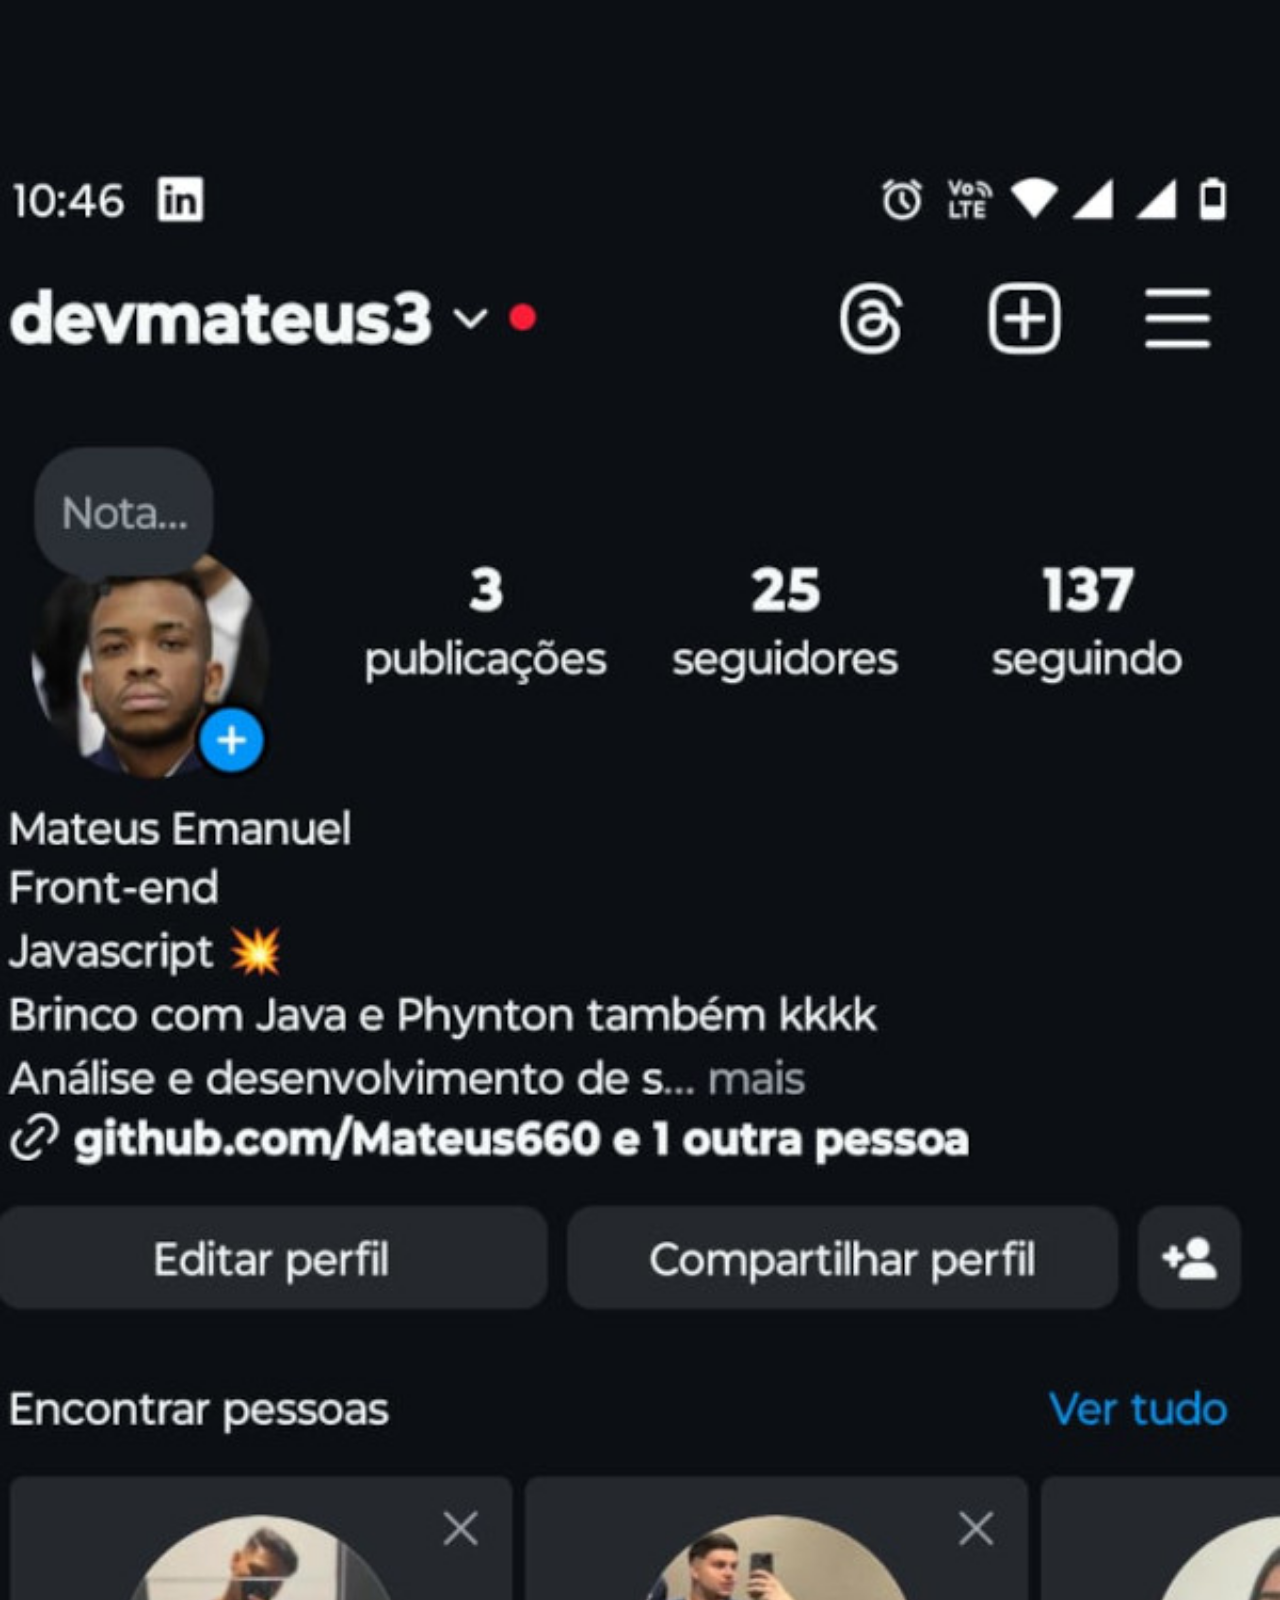
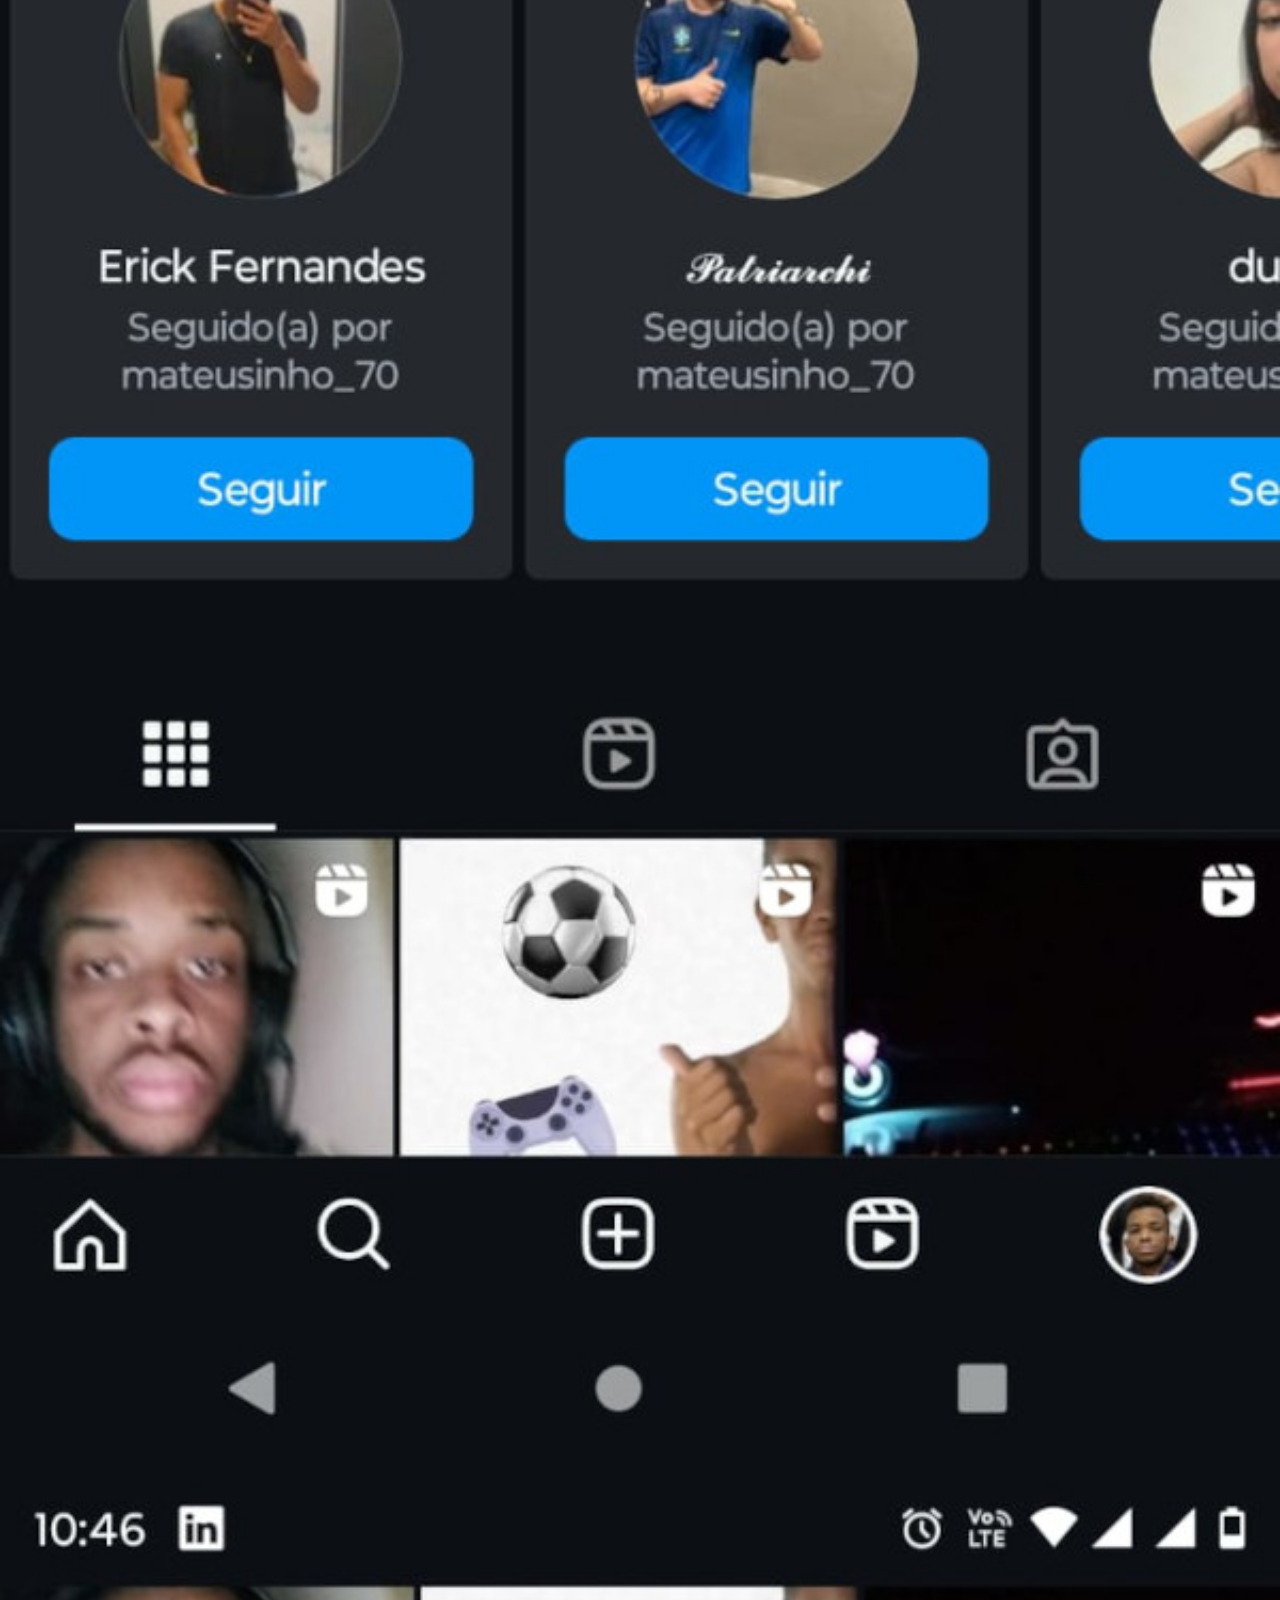
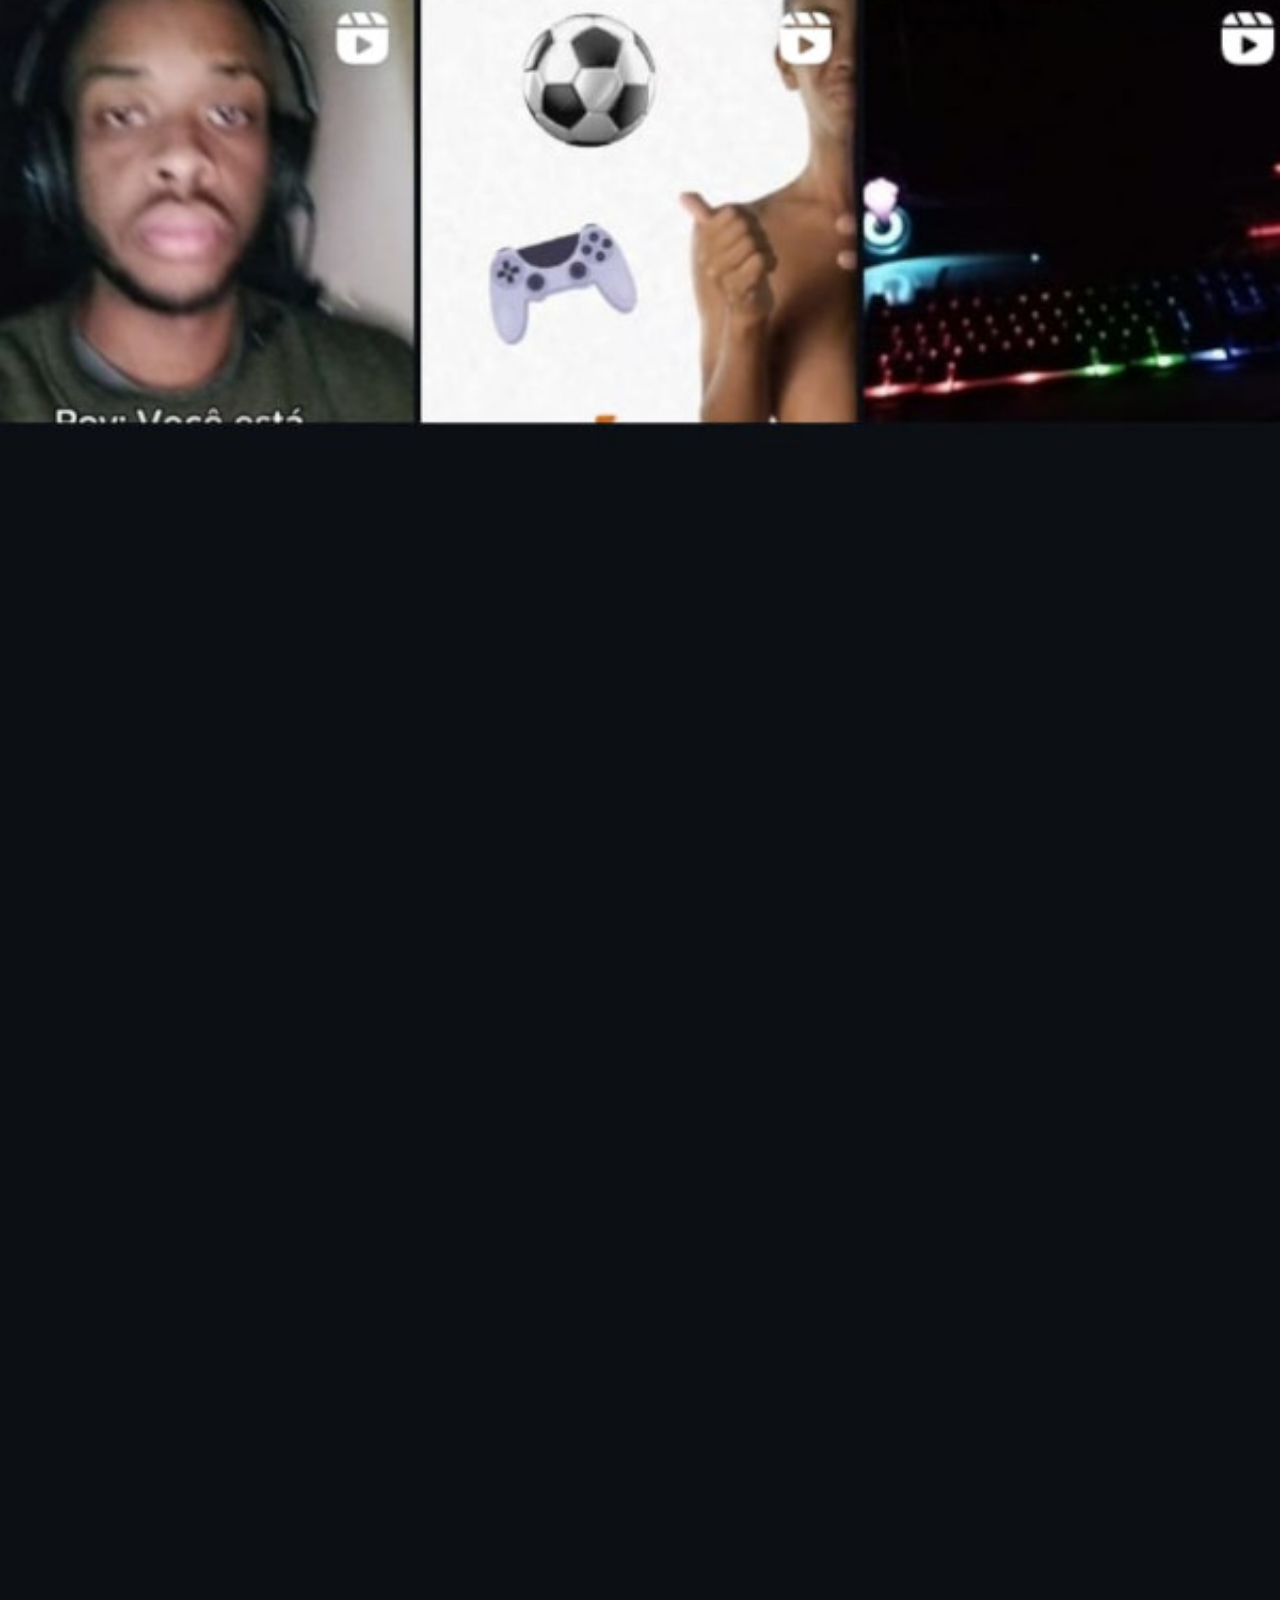
<file: estilo/instagram.html>
<!DOCTYPE html>
<html lang="pt-br">
<head>
    <meta charset="UTF-8">
    <meta name="viewport" content="width=device-width, initial-scale=1.0">
    <link rel="stylesheet" href="estilos/social.css">
    <title>Document</title>
</head>

<body>
    <img src="../imagens/instagrammateusemanuel.jpg" alt="instagram">
    <a href="https://www.instagram.com/cursoemvideo?igsh=MTl1MHZlMmo3NXh2NA==">ACESSE</a>
</body>
</html>
</file>
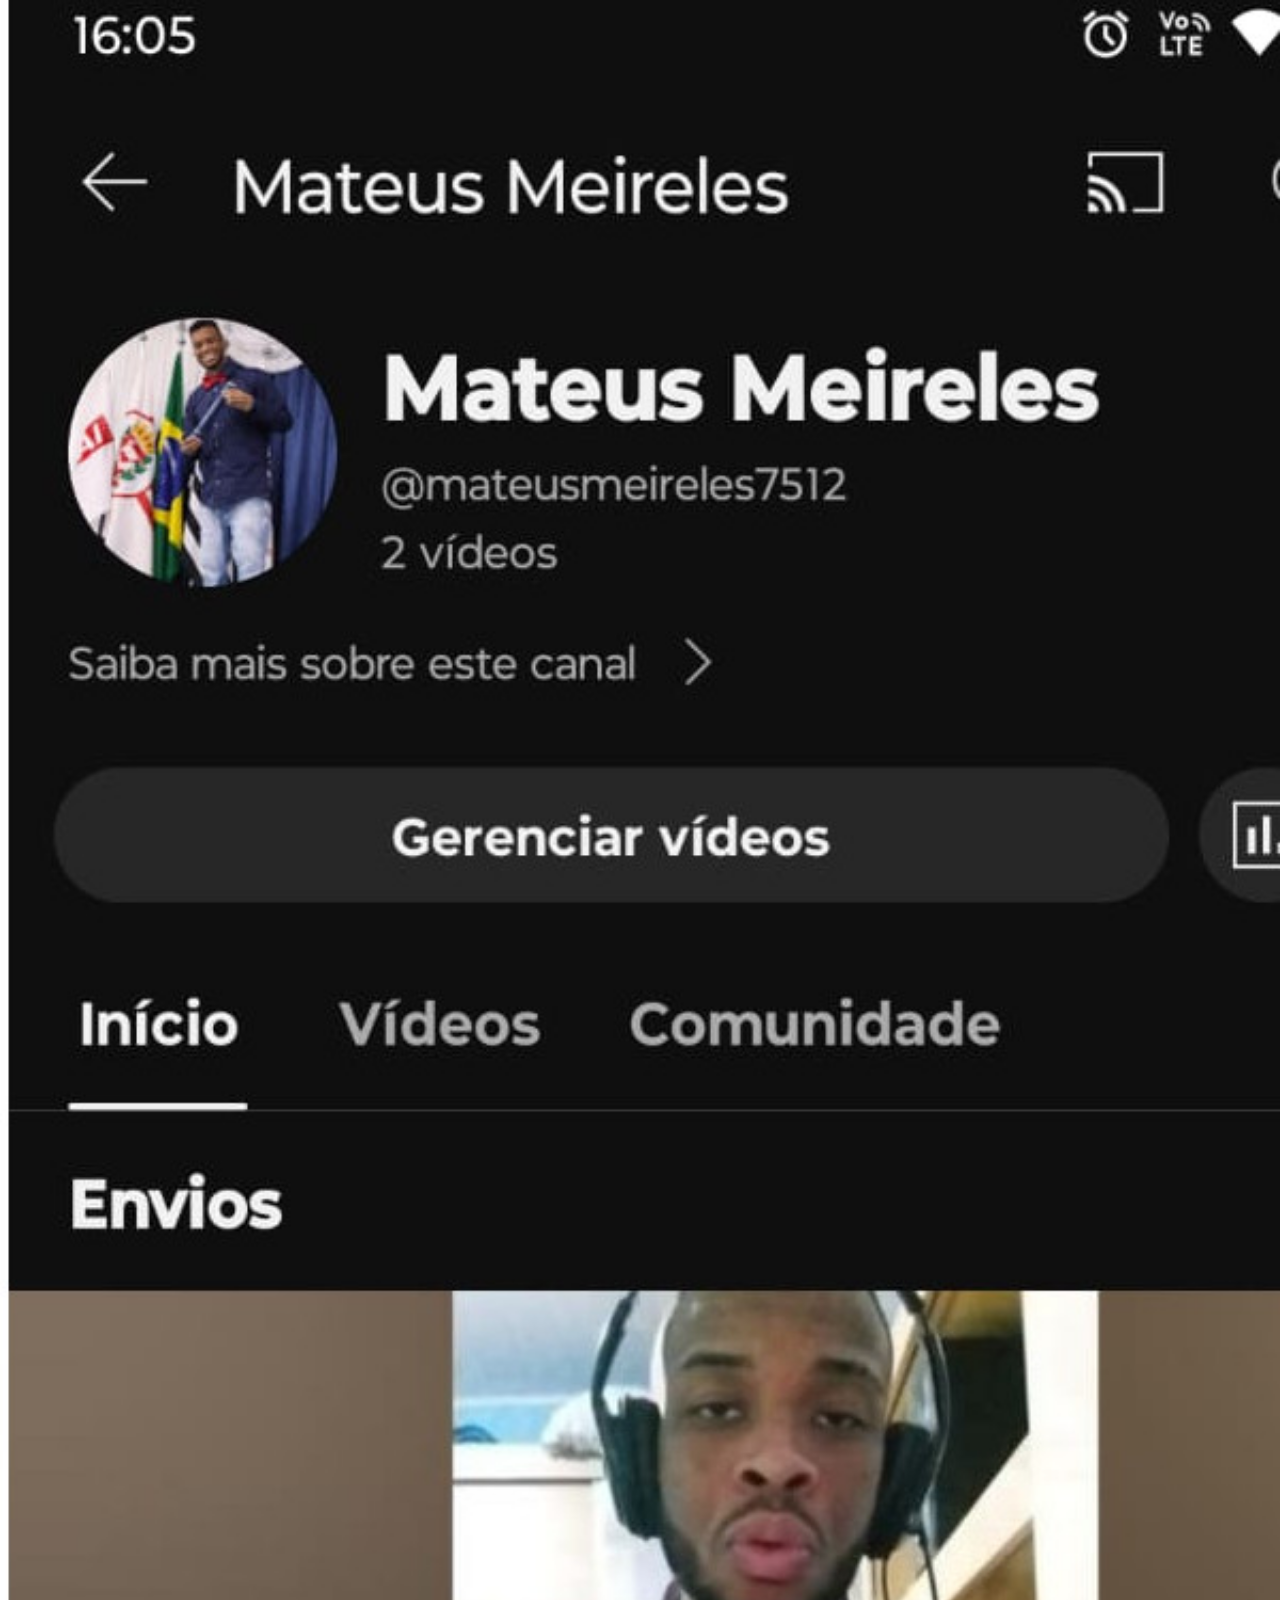
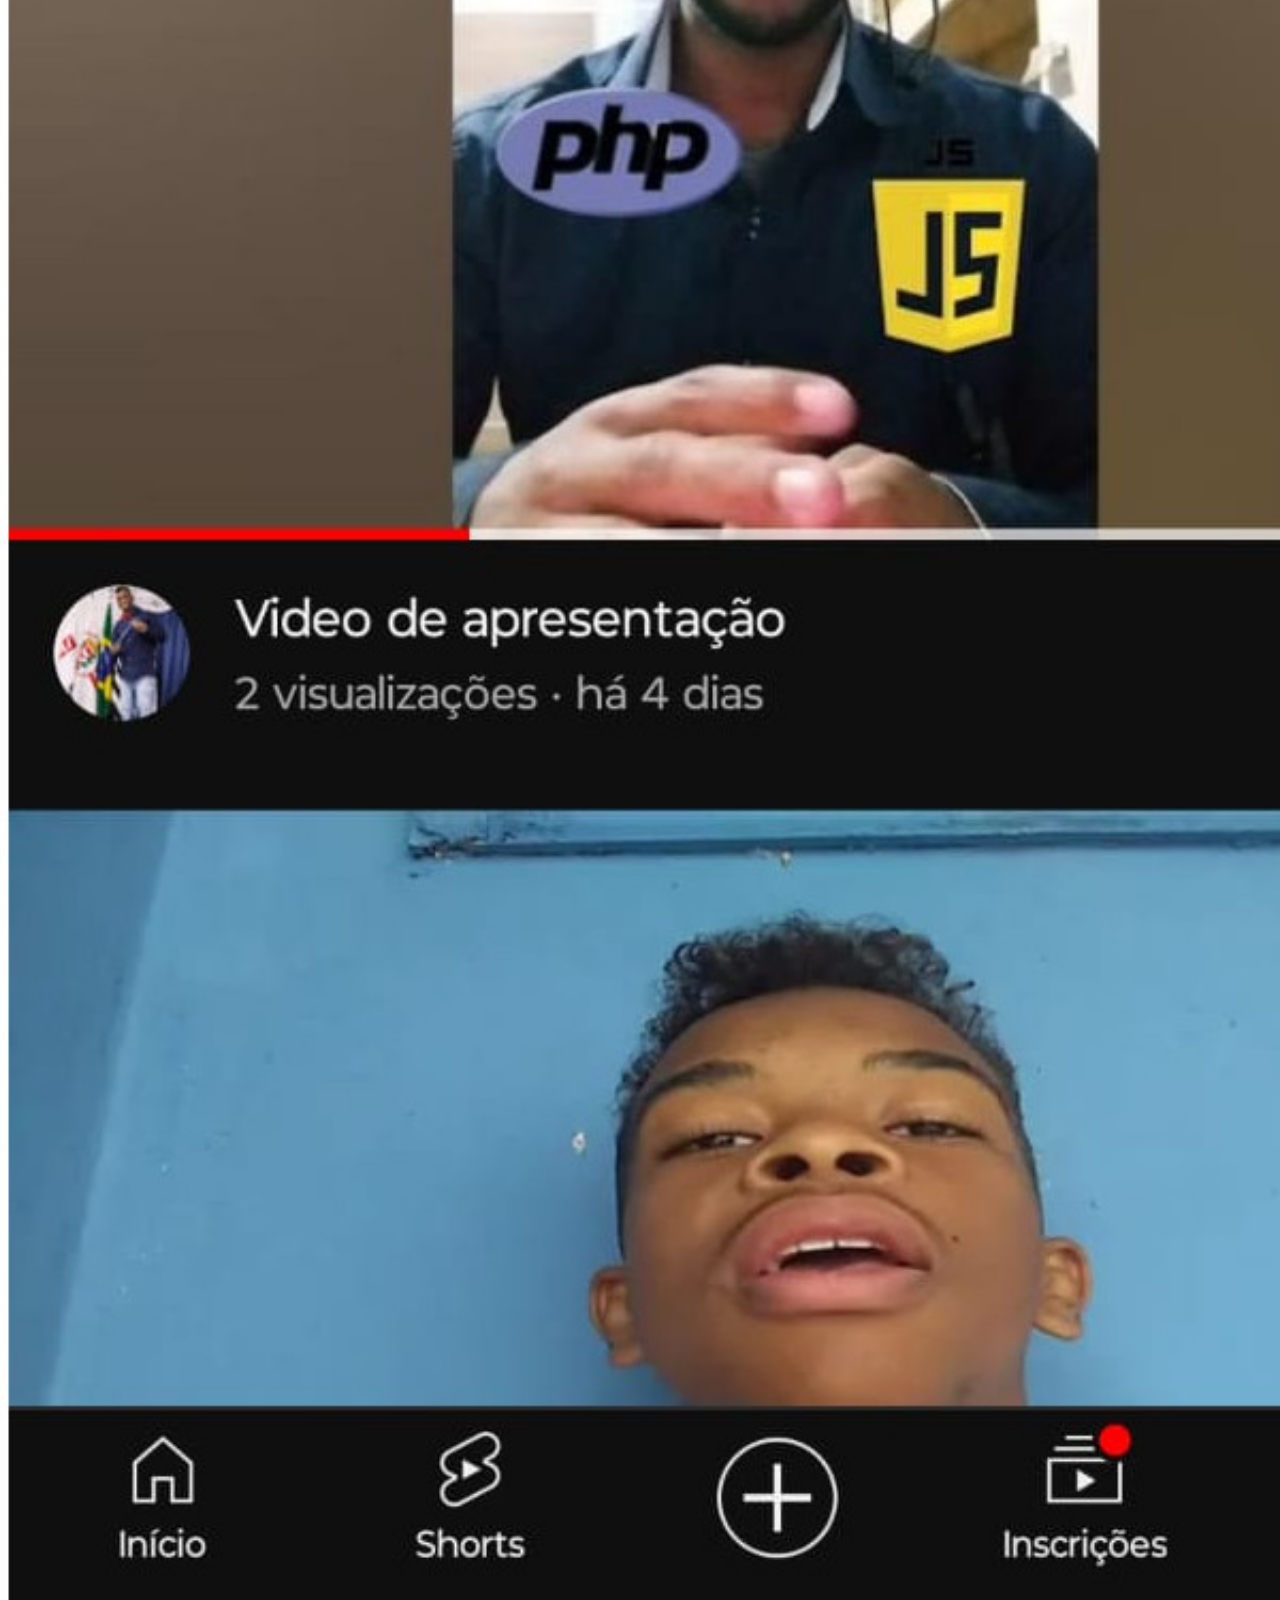
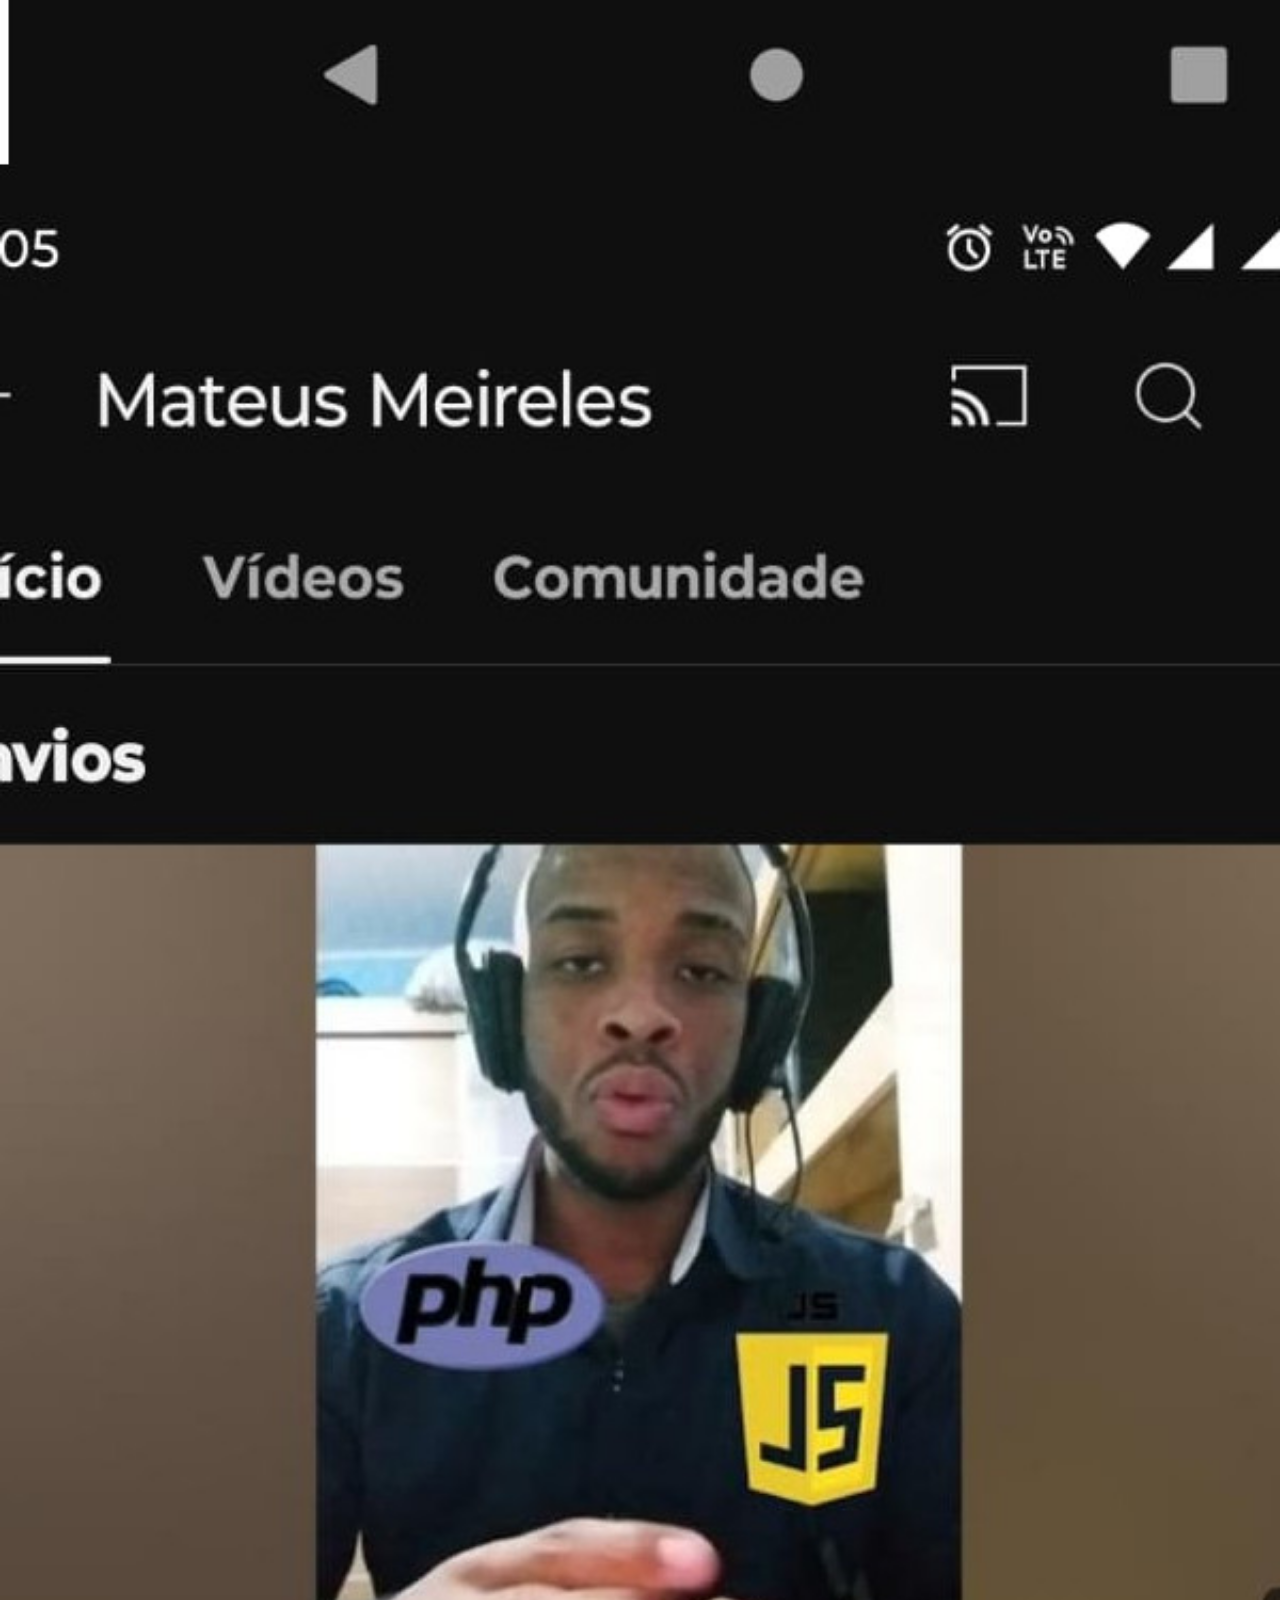
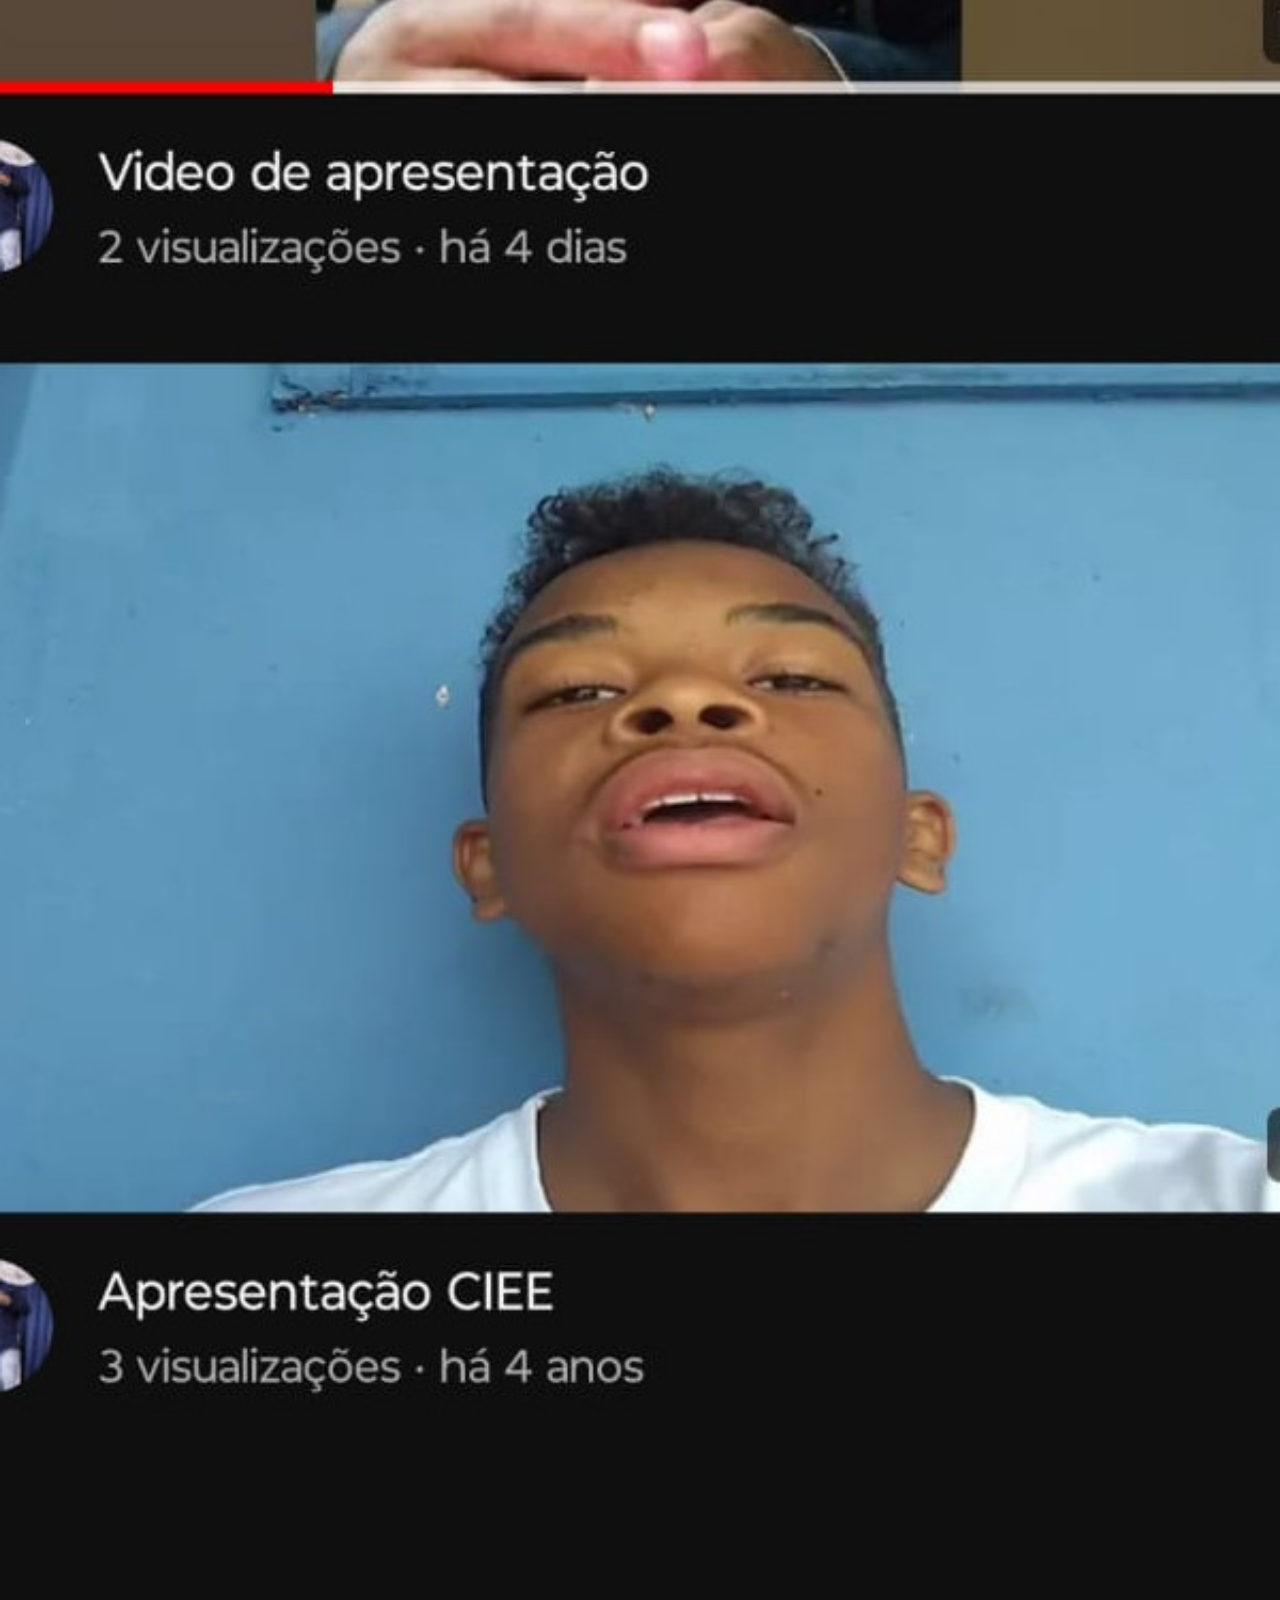
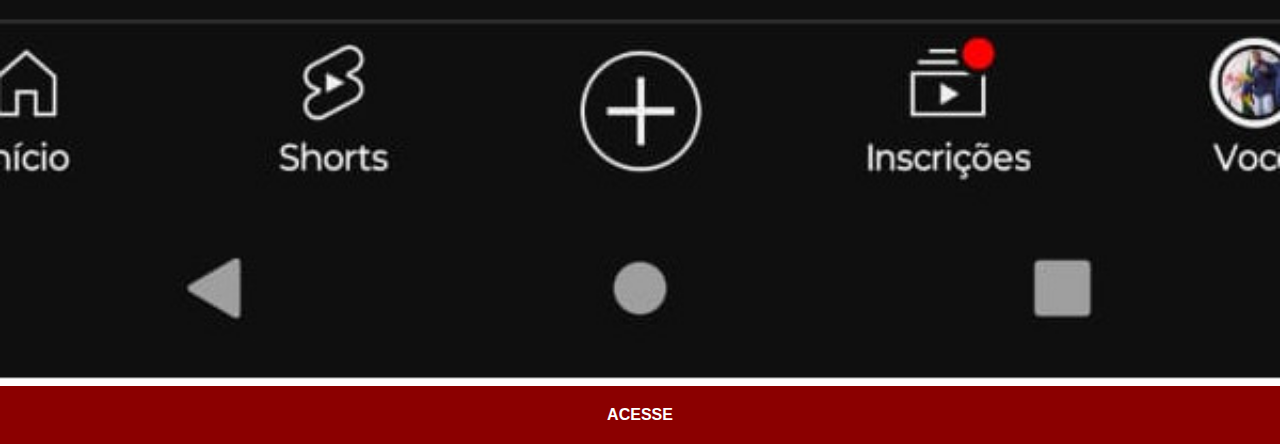
<file: estilo/youtube.html>
<!DOCTYPE html>
<html lang="pt-br">
<head>
    <meta charset="UTF-8">
    <meta name="viewport" content="width=device-width, initial-scale=1.0">
    <link rel="stylesheet" href="estilos/social.css">
    <title>youtube</title>
</head>
<body>
    <img src="../imagens/youtubemateus.jpg" alt="youtube">
    <a href="https://www.youtube.com/@mateusmeireles7512" target="_blank">ACESSE</a>
</body>
</html>
</file>
<file: estilo/style.css>
@charset "UTF-8";

* {
    margin: 0px;
    padding: 0px;
    font-family: Arial, Helvetica, sans-serif;
}

html,body {
    height: 100vh;
    width: 100vw;
    background-color: black;
}

body {
    background: url('../imagens/fundo-madeira.jpg') no-repeat top center;
    background-size: cover;
    background-attachment: fixed;
}

main {
    height: 100vh;
    position: relative;

}

section#telefone {
    position: absolute;
    top: 50%;
    left: 50%;
    transform: translate(-50%, -50%);

    height: 627px;
    width: 311px;
    background: url('../imagens/frame-iphone.png') no-repeat;
    
} iframe#tela {
    position: relative;
    top: 80px;
    left: 22px;
    width: 269px;
    height: 471px;

} section#redes-sociais img {
    width: 50px;
    margin: 10px;
    border-radius: 50%;
    box-shadow: 2px 2px black;
    
} section#redes-sociais{
    text-align: right;
    
}

section#redes-sociais img:hover {
    border: 2px solid white;
    transform: translate(-3px, -3px);
    box-shadow: 5px 5px 5px black;
    transition: tranform .2s, border 4s;
}
</file>
<file: estilo/estilos/social.css>
@charset "UTF 8";

* {
    margin: 0px;
    padding: 0px;
    font-family: Arial, Helvetica, sans-serif;
}

::-webkit-scrollbar {
    width: 0px;
    height: 0px;
}


img {
   width: 100vw;

}

a {
   display: block;
   background-color: darkred;
   color: white;
   padding: 20px;
   text-align: center;
   font-weight: bolder;
   text-decoration: none;
}

a:hover {
    background-color: red;
}
</file>
